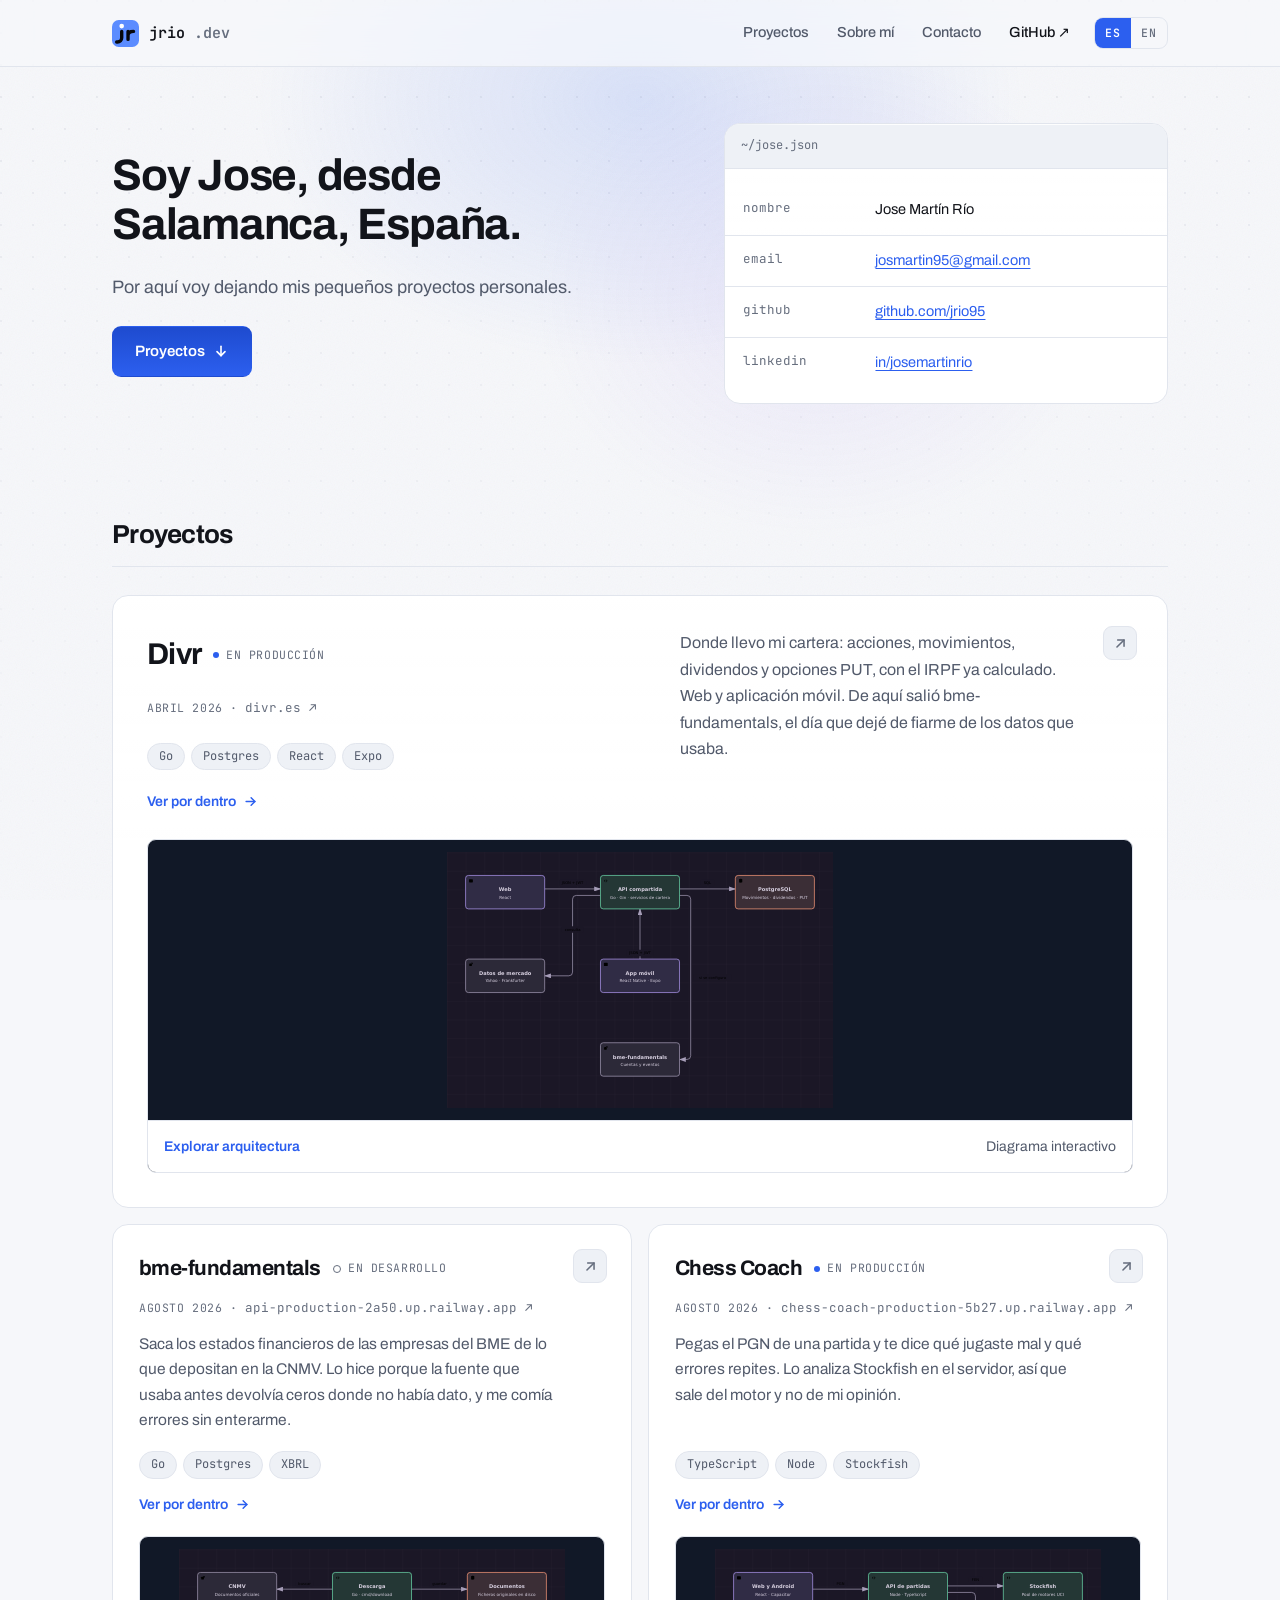
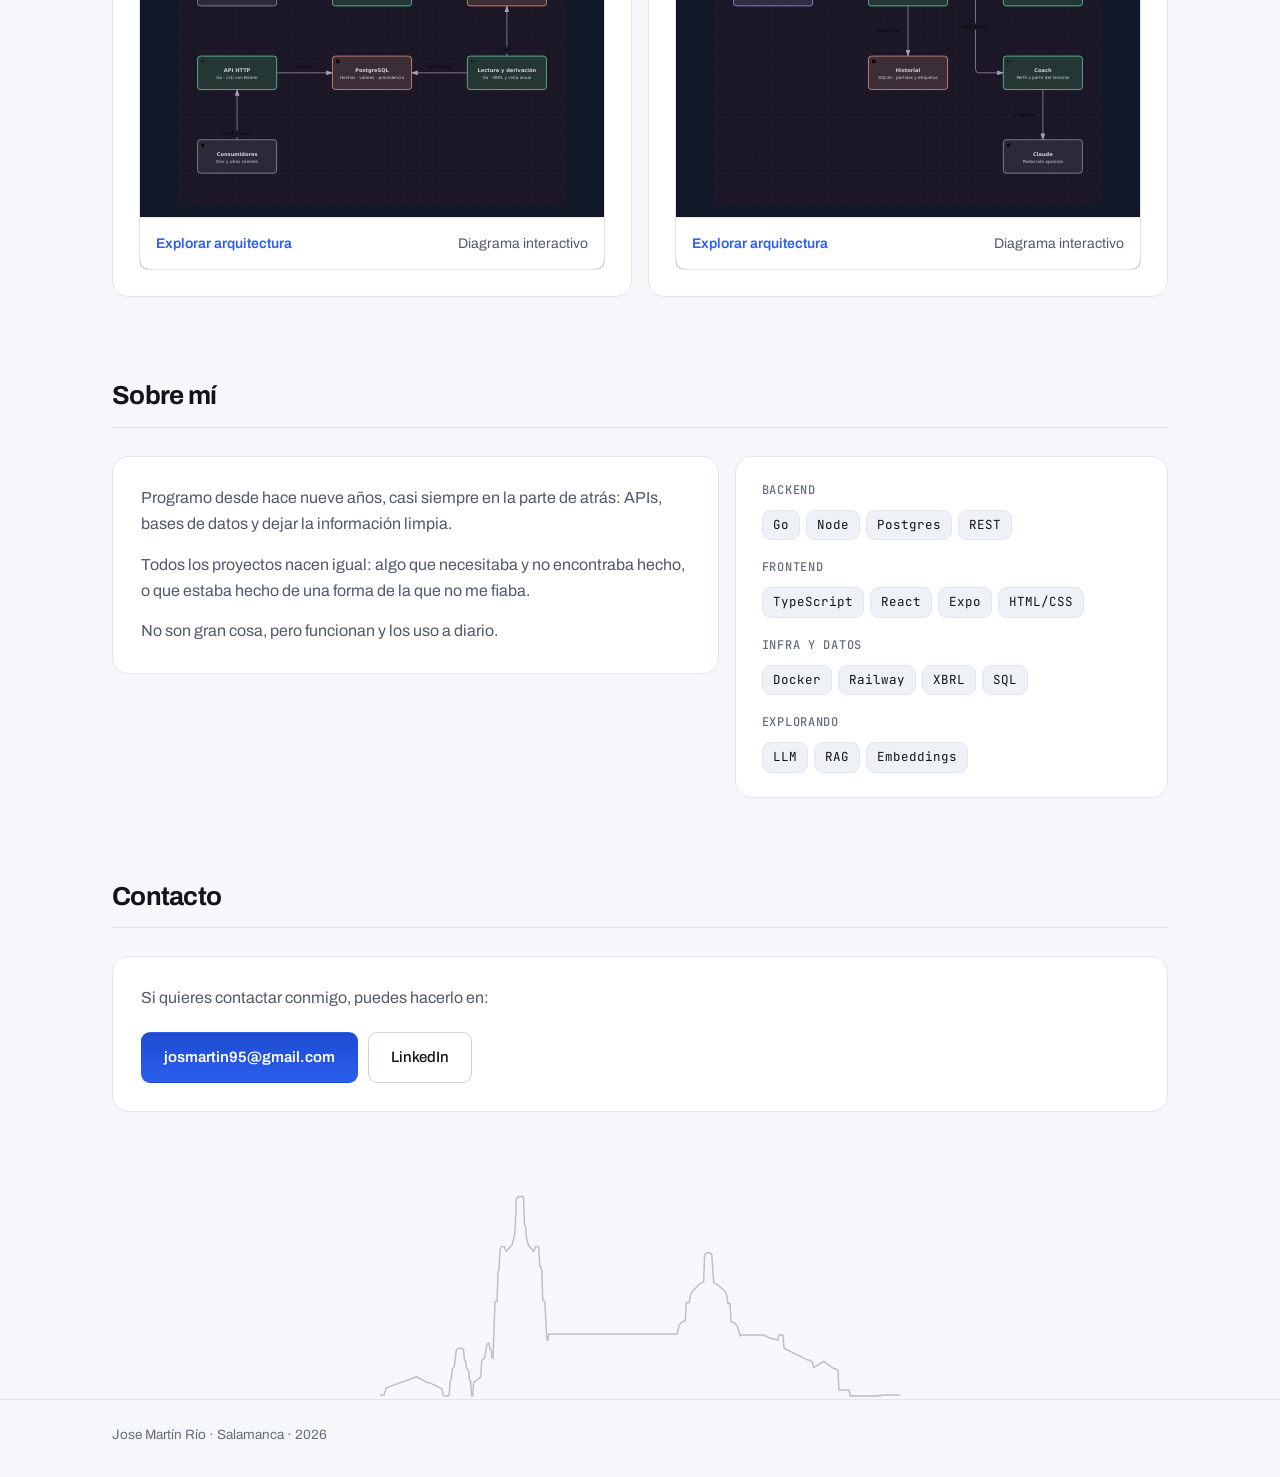
<file: index.html>
<!doctype html>
<html lang="es">
<head>
<meta charset="utf-8">
<meta name="viewport" content="width=device-width, initial-scale=1">
<title>Jose Martín · jrio.dev</title>
<meta name="description" content="Jose Martín Río, software engineer en Salamanca, España. Backend y datos, con proyectos propios sobre bolsa e inteligencia artificial.">
<meta name="color-scheme" content="dark light">
<meta name="theme-color" content="#090a0e" media="(prefers-color-scheme: dark)">
<meta name="theme-color" content="#f6f7fa" media="(prefers-color-scheme: light)">
<link rel="icon" href="assets/logo.svg" type="image/svg+xml">
<link rel="apple-touch-icon" href="assets/logo-180.png">
<link rel="canonical" href="https://jrio.dev/">
<link rel="alternate" hreflang="es" href="https://jrio.dev/">
<link rel="alternate" hreflang="en" href="https://jrio.dev/en/">
<link rel="alternate" hreflang="x-default" href="https://jrio.dev/">
<link rel="preconnect" href="https://fonts.googleapis.com">
<link rel="preconnect" href="https://fonts.gstatic.com" crossorigin>
<link rel="stylesheet" href="https://fonts.googleapis.com/css2?family=Archivo:wght@400..700&family=JetBrains+Mono:wght@400;500&display=swap">
<link rel="stylesheet" href="assets/style.css">
</head>
<body>

<a class="saltar" href="#contenido">Saltar al contenido</a>
<div class="luces" aria-hidden="true">
  <div class="halo"></div>
  <div class="halo halo--2"></div>
</div>

<header class="barra">
  <div class="ancho barra__fila">
    <a class="marca" href="/"><svg class="marca__ficha" width="27" height="27" viewBox="0 0 64 64" aria-hidden="true" focusable="false"><rect width="64" height="64" rx="16" fill="#5b8cff"/><g fill="none" stroke="#07080c" stroke-width="8" stroke-linecap="round" stroke-linejoin="round"><path d="M23 27V42a10 10 0 0 1-10 10h-2"/><path d="M38 46V27m0 10q0-10 13-10"/></g><circle cx="23" cy="14.5" r="5.5" fill="#fff"/></svg>jrio<span>.dev</span></a>
    <nav class="menu" aria-label="Secciones">
      <a href="#proyectos">Proyectos</a>
      <a class="menu--oculto" href="#sobre">Sobre mí</a>
      <a class="menu--movil" href="#contacto">Contacto</a>
      <a class="menu--fuera" href="https://github.com/jrio95" rel="me">GitHub ↗</a>
      <span class="idiomas">
        <span class="idiomas__on" aria-current="true">ES</span>
        <a href="/en/" hreflang="en" lang="en">EN</a>
      </span>
    </nav>
  </div>
</header>

<main id="contenido">

  <section class="portada">
    <div class="ancho portada__reja">
      <div class="portada__texto">
        <h1 class="titular aparece">Soy Jose, desde Salamanca, España.</h1>

        <p class="entradilla aparece">Por aquí voy dejando mis pequeños proyectos personales.</p>

        <div class="acciones aparece">
          <a class="boton boton--lleno" href="#proyectos">
            Proyectos
            <svg width="16" height="16" viewBox="0 0 24 24" fill="none" stroke="currentColor" stroke-width="2.4" stroke-linecap="round" stroke-linejoin="round" aria-hidden="true"><path d="M12 5v14"></path><path d="m6 13 6 6 6-6"></path></svg>
          </a>
        </div>
      </div>

      <div class="ficha relieve aparece">
        <div class="ficha__barra">
          <span class="ficha__ruta">~/jose.json</span>
        </div>
        <dl class="ficha__cuerpo">
          <div class="ficha__fila">
            <dt class="ficha__clave">nombre</dt>
            <dd class="ficha__valor">Jose Martín Río</dd>
          </div>
          <div class="ficha__fila">
            <dt class="ficha__clave">email</dt>
            <dd class="ficha__valor"><a href="mailto:josmartin95@gmail.com">josmartin95@gmail.com</a></dd>
          </div>
          <div class="ficha__fila">
            <dt class="ficha__clave">github</dt>
            <dd class="ficha__valor"><a href="https://github.com/jrio95" rel="me">github.com/jrio95</a></dd>
          </div>
          <div class="ficha__fila">
            <dt class="ficha__clave">linkedin</dt>
            <dd class="ficha__valor"><a href="https://www.linkedin.com/in/josemartinrio" rel="me">in/josemartinrio</a></dd>
          </div>
        </dl>
      </div>
    </div>
  </section>

  <section class="seccion" id="proyectos">
    <div class="ancho">
      <div class="seccion__cabeza entra">
        <h2>Proyectos</h2>
      </div>

      <div class="lista">

        <article class="entrada relieve entra entrada--destacada">
          <a class="entrada__abrir" href="#detalle-divr" aria-label="Ver Divr por dentro"></a>
          <span class="entrada__cabeza">
            <span class="entrada__titulo">Divr</span>
            <span class="marca-estado">En producción</span>
          </span>
          <a class="entrada__flecha" href="https://divr.es" target="_blank" rel="noopener" aria-label="Abrir divr.es"><svg width="17" height="17" viewBox="0 0 24 24" fill="none" stroke="currentColor" stroke-width="2.2" stroke-linecap="round" stroke-linejoin="round" aria-hidden="true"><path d="M7 17 17 7"></path><path d="M8 7h9v9"></path></svg></a>
          <span class="entrada__url"><span class="entrada__fecha">Abril 2026</span>divr.es &#8599;</span>
          <span class="entrada__texto">Donde llevo mi cartera: acciones, movimientos, dividendos y opciones PUT, con el IRPF ya calculado. Web y aplicación móvil. De aquí salió bme-fundamentals, el día que dejé de fiarme de los datos que usaba.</span>
          <span class="entrada__stack"><span>Go</span><span>Postgres</span><span>React</span><span>Expo</span></span>
          <span class="entrada__dentro">Ver por dentro <svg width="15" height="15" viewBox="0 0 24 24" fill="none" stroke="currentColor" stroke-width="2.4" stroke-linecap="round" stroke-linejoin="round" aria-hidden="true"><path d="M5 12h14"></path><path d="m13 6 6 6-6 6"></path></svg></span>
          <a class="mapa" href="/assets/diagrams/divr.html" aria-label="Explorar arquitectura: Divr">
            <img src="/assets/diagrams/divr.svg" alt="" width="840" height="560" loading="lazy" decoding="async">
            <span class="mapa__pie"><span>Explorar arquitectura</span><span class="mapa__tipo">Diagrama interactivo</span></span>
          </a>
        </article>

        <article class="entrada relieve entra">
          <a class="entrada__abrir" href="#detalle-bme" aria-label="Ver bme-fundamentals por dentro"></a>
          <span class="entrada__cabeza">
            <span class="entrada__titulo">bme-fundamentals</span>
            <span class="marca-estado marca-estado--obra">En desarrollo</span>
          </span>
          <a class="entrada__flecha" href="https://api-production-2a50.up.railway.app" target="_blank" rel="noopener" aria-label="Abrir la API"><svg width="17" height="17" viewBox="0 0 24 24" fill="none" stroke="currentColor" stroke-width="2.2" stroke-linecap="round" stroke-linejoin="round" aria-hidden="true"><path d="M7 17 17 7"></path><path d="M8 7h9v9"></path></svg></a>
          <span class="entrada__url"><span class="entrada__fecha">Agosto 2026</span>api-production-2a50.up.railway.app &#8599;</span>
          <span class="entrada__texto">Saca los estados financieros de las empresas del BME de lo que depositan en la CNMV. Lo hice porque la fuente que usaba antes devolvía ceros donde no había dato, y me comía errores sin enterarme.</span>
          <span class="entrada__stack"><span>Go</span><span>Postgres</span><span>XBRL</span></span>
          <span class="entrada__dentro">Ver por dentro <svg width="15" height="15" viewBox="0 0 24 24" fill="none" stroke="currentColor" stroke-width="2.4" stroke-linecap="round" stroke-linejoin="round" aria-hidden="true"><path d="M5 12h14"></path><path d="m13 6 6 6-6 6"></path></svg></span>
          <a class="mapa" href="/assets/diagrams/bme-fundamentals.html" aria-label="Explorar arquitectura: bme-fundamentals">
            <img src="/assets/diagrams/bme-fundamentals.svg" alt="" width="840" height="560" loading="lazy" decoding="async">
            <span class="mapa__pie"><span>Explorar arquitectura</span><span class="mapa__tipo">Diagrama interactivo</span></span>
          </a>
        </article>

        <article class="entrada relieve entra">
          <a class="entrada__abrir" href="#detalle-chess" aria-label="Ver Chess Coach por dentro"></a>
          <span class="entrada__cabeza">
            <span class="entrada__titulo">Chess Coach</span>
            <span class="marca-estado">En producción</span>
          </span>
          <a class="entrada__flecha" href="https://chess-coach-production-5b27.up.railway.app" target="_blank" rel="noopener" aria-label="Abrir la app"><svg width="17" height="17" viewBox="0 0 24 24" fill="none" stroke="currentColor" stroke-width="2.2" stroke-linecap="round" stroke-linejoin="round" aria-hidden="true"><path d="M7 17 17 7"></path><path d="M8 7h9v9"></path></svg></a>
          <span class="entrada__url"><span class="entrada__fecha">Agosto 2026</span>chess-coach-production-5b27.up.railway.app &#8599;</span>
          <span class="entrada__texto">Pegas el PGN de una partida y te dice qué jugaste mal y qué errores repites. Lo analiza Stockfish en el servidor, así que sale del motor y no de mi opinión.</span>
          <span class="entrada__stack"><span>TypeScript</span><span>Node</span><span>Stockfish</span></span>
          <span class="entrada__dentro">Ver por dentro <svg width="15" height="15" viewBox="0 0 24 24" fill="none" stroke="currentColor" stroke-width="2.4" stroke-linecap="round" stroke-linejoin="round" aria-hidden="true"><path d="M5 12h14"></path><path d="m13 6 6 6-6 6"></path></svg></span>
          <a class="mapa" href="/assets/diagrams/chess-coach.html" aria-label="Explorar arquitectura: Chess Coach">
            <img src="/assets/diagrams/chess-coach.svg" alt="" width="840" height="560" loading="lazy" decoding="async">
            <span class="mapa__pie"><span>Explorar arquitectura</span><span class="mapa__tipo">Diagrama interactivo</span></span>
          </a>
        </article>

      </div>
    </div>
  </section>

  <section class="seccion" id="sobre">
    <div class="ancho">
      <div class="seccion__cabeza entra">
        <h2>Sobre mí</h2>
      </div>
      <div class="sobre">
        <div class="prosa relieve entra">
          <p>Programo desde hace nueve años, casi siempre en la parte de atrás: APIs, bases de datos y dejar la información limpia.</p>
          <p>Todos los proyectos nacen igual: algo que necesitaba y no encontraba hecho, o que estaba hecho de una forma de la que no me fiaba.</p>
          <p>No son gran cosa, pero funcionan y los uso a diario.</p>
        </div>
        <aside class="herramientas relieve entra">
          <div class="herramientas__grupo">
            <p class="dato">Backend</p>
            <div class="herramientas__lista"><span>Go</span><span>Node</span><span>Postgres</span><span>REST</span></div>
          </div>
          <div class="herramientas__grupo">
            <p class="dato">Frontend</p>
            <div class="herramientas__lista"><span>TypeScript</span><span>React</span><span>Expo</span><span>HTML/CSS</span></div>
          </div>
          <div class="herramientas__grupo">
            <p class="dato">Infra y datos</p>
            <div class="herramientas__lista"><span>Docker</span><span>Railway</span><span>XBRL</span><span>SQL</span></div>
          </div>
          <div class="herramientas__grupo">
            <p class="dato">Explorando</p>
            <div class="herramientas__lista"><span>LLM</span><span>RAG</span><span>Embeddings</span></div>
          </div>
        </aside>
      </div>
    </div>
  </section>

  <section class="seccion" id="contacto">
    <div class="ancho">
      <div class="seccion__cabeza entra">
        <h2>Contacto</h2>
      </div>
      <div class="contacto relieve entra">
        <p class="contacto__texto">Si quieres contactar conmigo, puedes hacerlo en:</p>
        <div class="acciones">
          <a class="boton boton--lleno" href="mailto:josmartin95@gmail.com">josmartin95@gmail.com</a>
          <a class="boton" href="https://www.linkedin.com/in/josemartinrio" rel="me">LinkedIn</a>
        </div>
      </div>
    </div>
  </section>

</main>


  <!-- ---------- Fichas de proyecto ----------
       Una por proyecto, con lo que cuentan sus repositorios. Se abren con el
       ancla del enlace de la tarjeta y se cierran volviendo a #proyectos: no
       hay JavaScript por medio. -->

  <section class="detalle" id="detalle-divr" aria-labelledby="detalle-divr-titulo">
    <a class="detalle__fuera" href="#proyectos" aria-label="Cerrar la ficha" tabindex="-1"></a>

    <article class="detalle__caja relieve">

      <div class="detalle__barra">
        <span class="detalle__nombre">Divr</span>
        <span class="detalle__acciones">
          <a class="boton boton--lleno boton--chico" href="https://divr.es" target="_blank" rel="noopener">Abrir divr.es <svg width="14" height="14" viewBox="0 0 24 24" fill="none" stroke="currentColor" stroke-width="2.2" stroke-linecap="round" stroke-linejoin="round" aria-hidden="true"><path d="M7 17 17 7"></path><path d="M8 7h9v9"></path></svg></a>
          <a class="detalle__cerrar" href="#proyectos" aria-label="Cerrar la ficha"><svg width="17" height="17" viewBox="0 0 24 24" fill="none" stroke="currentColor" stroke-width="2.3" stroke-linecap="round" aria-hidden="true"><path d="M18 6 6 18"></path><path d="m6 6 12 12"></path></svg></a>
        </span>
      </div>

      <div class="detalle__cuerpo">

        <header class="detalle__cabeza">
          <span class="detalle__meta">
            <span class="marca-estado">En producción</span>
            <span class="dato">Abril 2026</span>
          </span>
          <h2 id="detalle-divr-titulo">Divr</h2>
          <p class="detalle__lema">Cartera para quien invierte en dividendo a largo plazo, en el mercado español, el de Londres y el de Estados Unidos. Posiciones, movimientos, dividendos con su retención, scrip y opciones PUT.</p>
        </header>

        <div class="acciones">
          <a class="boton" href="/assets/diagrams/divr.html">Explorar arquitectura ↗</a>
        </div>

        <section class="bloque">
          <p class="dato">Por qué existe</p>
          <p>Llevaba la cartera en una hoja de cálculo que cada año se rompía por el mismo sitio: los dividendos con retención en origen y las primas de las opciones. Lo que necesitaba no era una aplicación de bolsa, era que en la declaración el número estuviera bien sin rehacerlo a mano.</p>
          <p>De ahí sale la regla de la que cuelga todo lo demás: cada importe se pasa a euros al cambio de su propia fecha, porque la declaración necesita el cambio del día en que el dinero se movió de verdad.</p>
        </section>

        <section class="bloque">
          <p class="dato">Con qué está hecho</p>
          <div class="capas">
            <div class="capa">
              <p class="dato">Web</p>
              <span class="entrada__stack"><span>React 19</span><span>Vite</span><span>TanStack Query</span><span>Tailwind</span></span>
            </div>
            <div class="capa">
              <p class="dato">Móvil</p>
              <span class="entrada__stack"><span>React Native</span><span>Expo</span></span>
            </div>
            <div class="capa">
              <p class="dato">Servidor</p>
              <span class="entrada__stack"><span>Go 1.25</span><span>Gin</span><span>pgx</span><span>PostgreSQL 16</span></span>
            </div>
            <div class="capa">
              <p class="dato">Fuera</p>
              <span class="entrada__stack"><span>bme-fundamentals</span><span>Yahoo</span><span>BCE</span><span>Claude</span></span>
            </div>
          </div>
        </section>

        <section class="bloque">
          <p class="dato">Cómo funciona por dentro</p>
          <p class="bloque__pie">Tres clientes, una sola API y una base. Cada capa mira hacia abajo y ninguna vuelve hacia arriba.</p>

          <div class="diagrama">

            <div class="d-fila">
              <div class="d-nodo">
                <span class="dato">Cliente</span>
                <strong>Web</strong>
                <span class="d-nodo__nota">Donde meto los movimientos y miro el año fiscal</span>
                <span class="d-nodo__tec">React · Vercel</span>
              </div>
              <div class="d-nodo">
                <span class="dato">Cliente</span>
                <strong>Aplicación móvil</strong>
                <span class="d-nodo__nota">La misma cartera en el bolsillo. Comparte con la web los tipos, los formateadores y las ayudas de cambio</span>
                <span class="d-nodo__tec">Expo</span>
              </div>
            </div>

            <div class="d-paso" aria-hidden="true"><i></i></div>

            <div class="d-fila">
              <div class="d-nodo">
                <span class="dato">Entrada</span>
                <strong>Capa HTTP</strong>
                <span class="d-nodo__nota">Rutas, códigos de estado, identificación y orígenes permitidos. Aquí no se calcula dinero</span>
                <span class="d-nodo__tec">Go · Gin</span>
              </div>
            </div>

            <div class="d-paso" aria-hidden="true"><i></i></div>

            <div class="d-fila">
              <div class="d-nodo d-nodo--fuerte">
                <span class="dato">Servicio</span>
                <strong>La única capa que calcula</strong>
                <span class="d-nodo__nota">Todo el dinero y todo el cambio de divisa viven aquí. Es lo que evita que la web y el móvil lleguen a dos resultados distintos del mismo año fiscal</span>
              </div>
            </div>

            <div class="d-paso" aria-hidden="true"><i></i></div>

            <div class="d-fila d-fila--tres">
              <div class="d-nodo">
                <span class="dato">Dominio</span>
                <strong>Reglas puras</strong>
                <span class="d-nodo__nota">Coste medio, resultado de una opción. Sin base de datos y sin red, así que se prueban solas</span>
              </div>
              <div class="d-nodo">
                <span class="dato">Repositorio</span>
                <strong>Sólo SQL</strong>
                <span class="d-nodo__nota">Y siempre con el dueño delante: no existe un buscar por identificador sin comprobar de quién es</span>
              </div>
              <div class="d-nodo">
                <span class="dato">Adaptadores</span>
                <strong>Lo de fuera, detrás de una interfaz</strong>
                <span class="d-nodo__nota">Cada servicio externo se puede cambiar, o falsear en un test, sin tocar una regla de negocio</span>
              </div>
            </div>

            <div class="d-paso" aria-hidden="true"><i></i></div>

            <div class="d-fila d-fila--tres">
              <div class="d-nodo d-nodo--final">
                <span class="dato">Almacén</span>
                <strong>PostgreSQL</strong>
                <span class="d-nodo__nota">Migraciones numeradas que se aplican solas al arrancar y no se editan después</span>
              </div>
              <div class="d-nodo">
                <span class="dato">Fuente propia</span>
                <strong>bme-fundamentals</strong>
                <span class="d-nodo__nota">Las cuentas de los emisores españoles y su calendario de dividendos, con caché. El otro proyecto, que nació justo de aquí</span>
              </div>
              <div class="d-nodo">
                <span class="dato">Fuentes ajenas</span>
                <strong>Cotización y tipo de cambio</strong>
                <span class="d-nodo__nota">Los datos de valoración y el cambio diario del Banco Central Europeo, capturado con la fecha de la operación</span>
              </div>
            </div>

          </div>
        </section>

        <section class="bloque">
          <p class="dato">Decisiones que cambiaron algo</p>
          <ul class="puntos">
            <li><strong>Precio medio de compra, no FIFO.</strong> Es lo que aplica el IRPF español a las acciones cotizadas, así que FIFO no es una opción que falte: es una que no debe existir. Comprar recalcula la media, vender no la toca, y recalcularla al vender es la forma clásica de equivocarse aquí.</li>
            <li><strong>El cambio se guarda como lo publica el banco central, y pasar a euros es dividir.</strong> Multiplicar da un número creíble y mal. El tipo se captura con la fecha de la operación y se congela en la fila: lo viejo no se vuelve a convertir nunca.</li>
            <li><strong>La retención depende del mercado, no de la divisa.</strong> Un banco español ingresa un dividendo estadounidense en una cuenta en euros, así que la moneda en la que llega el dinero no dice nada de lo que ya se retuvo.</li>
            <li><strong>El dividendo se guarda en bruto.</strong> El neto depende de quién cobra. Lo que llega del banco es el neto, así que el importe se reconstruye y se deja corregir a mano antes de guardarlo.</li>
            <li><strong>En las opciones, el contrato son cien acciones y ese cien aparece una sola vez en todo el servidor.</strong> Si aparece dos veces, una de las dos es un fallo.</li>
            <li><strong>Todo lo de alguien se lee y se escribe con su dueño delante.</strong> En una cartera, un fallo de aislamiento no es un fallo de privacidad: es la declaración de otro.</li>
            <li><strong>Cada integración es opcional y lo dice.</strong> Sin sus claves, la sección se declara sin configurar en vez de enseñar una página vacía, que es el mismo engaño que originó bme-fundamentals con otra ropa.</li>
          </ul>
        </section>

        <section class="bloque bloque--cierre relieve">
          <p class="dato">Verlo funcionando</p>
          <p>El repositorio es privado. La web está abierta en divr.es y la aplicación de Android sale del mismo sitio.</p>
          <div class="acciones">
            <a class="boton boton--lleno" href="https://divr.es" target="_blank" rel="noopener">Abrir divr.es <svg width="16" height="16" viewBox="0 0 24 24" fill="none" stroke="currentColor" stroke-width="2.2" stroke-linecap="round" stroke-linejoin="round" aria-hidden="true"><path d="M7 17 17 7"></path><path d="M8 7h9v9"></path></svg></a>
            <a class="boton" href="#proyectos">Volver a los proyectos</a>
          </div>
        </section>

      </div>
    </article>
  </section>

  <section class="detalle" id="detalle-bme" aria-labelledby="detalle-bme-titulo">
    <a class="detalle__fuera" href="#proyectos" aria-label="Cerrar la ficha" tabindex="-1"></a>

    <article class="detalle__caja relieve">

      <div class="detalle__barra">
        <span class="detalle__nombre">bme-fundamentals</span>
        <span class="detalle__acciones">
          <a class="boton boton--lleno boton--chico" href="https://api-production-2a50.up.railway.app" target="_blank" rel="noopener">Abrir la API <svg width="14" height="14" viewBox="0 0 24 24" fill="none" stroke="currentColor" stroke-width="2.2" stroke-linecap="round" stroke-linejoin="round" aria-hidden="true"><path d="M7 17 17 7"></path><path d="M8 7h9v9"></path></svg></a>
          <a class="detalle__cerrar" href="#proyectos" aria-label="Cerrar la ficha"><svg width="17" height="17" viewBox="0 0 24 24" fill="none" stroke="currentColor" stroke-width="2.3" stroke-linecap="round" aria-hidden="true"><path d="M18 6 6 18"></path><path d="m6 6 12 12"></path></svg></a>
        </span>
      </div>

      <div class="detalle__cuerpo">

        <header class="detalle__cabeza">
          <span class="detalle__meta">
            <span class="marca-estado marca-estado--obra">En desarrollo</span>
            <span class="dato">Agosto 2026</span>
          </span>
          <h2 id="detalle-bme-titulo">bme-fundamentals</h2>
          <p class="detalle__lema">Los estados financieros de los emisores del BME, sacados de los registros oficiales en XBRL de la CNMV y no de un agregador.</p>
        </header>

        <div class="acciones">
          <a class="boton" href="/assets/diagrams/bme-fundamentals.html">Explorar arquitectura ↗</a>
        </div>

        <section class="bloque">
          <p class="dato">La regla que lo gobierna todo</p>
          <p class="cita">Una cifra no puede existir sin decir de dónde sale. O apunta al hecho del que salió, o declara la fórmula que la produjo, o dice por qué está vacía. No hay un cuarto caso, y un hueco nunca es un cero.</p>
        </section>

        <section class="bloque">
          <p class="dato">Por qué existe</p>
          <p>La fuente que usaba mi cartera servía beneficio bruto y resultado de explotación como cero cuando en realidad no había dato. El problema nunca fue no tener datos: fue que los datos malos parecían buenos. Un ratio calculado sobre un cero inventado sale con la misma pinta que uno bueno.</p>
          <p>Lo que se gana yendo al origen son diez ejercicios completos en vez de los cuatro del agregador, con beneficio por acción, flujo de explotación, inversión y dividendos pagados etiquetados de forma nativa por el propio emisor.</p>
        </section>

        <section class="bloque">
          <p class="dato">Con qué está hecho</p>
          <div class="capas">
            <div class="capa">
              <p class="dato">Ingesta</p>
              <span class="entrada__stack"><span>Go</span><span>XBRL 2.1</span><span>Lector de PDF propio</span></span>
            </div>
            <div class="capa">
              <p class="dato">Almacén</p>
              <span class="entrada__stack"><span>PostgreSQL</span><span>Migraciones</span></span>
            </div>
            <div class="capa">
              <p class="dato">Contraste</p>
              <span class="entrada__stack"><span>ESEF</span><span>xBRL-JSON</span><span>LEI</span></span>
            </div>
            <div class="capa">
              <p class="dato">Servicio</p>
              <span class="entrada__stack"><span>API REST</span><span>Railway</span><span>Docker distroless</span></span>
            </div>
          </div>
        </section>

        <section class="bloque">
          <p class="dato">Cómo funciona por dentro</p>
          <p class="bloque__pie">Dos capas, y la de abajo es la que manda: lo que dice el documento no se toca nunca, y todo lo demás se recalcula desde ahí.</p>

          <div class="diagrama">

            <div class="d-fila">
              <div class="d-nodo">
                <span class="dato">Origen</span>
                <strong>La CNMV</strong>
                <span class="d-nodo__nota">No hay una dirección por fichero: hay que conducir su formulario con cinco peticiones por emisor para que suelte un archivo con todo su histórico</span>
              </div>
            </div>

            <div class="d-paso" aria-hidden="true"><i></i></div>

            <div class="d-fila">
              <div class="d-nodo">
                <span class="dato">Descarga</span>
                <strong>El documento, tal cual llegó</strong>
                <span class="d-nodo__nota">Se guarda comprimido con el resumen de su contenido. Ese resumen es la idempotencia: lo ya visto no se vuelve a escribir. Va despacio a propósito, sin concurrencia</span>
                <span class="d-nodo__tec">Go</span>
              </div>
            </div>

            <div class="d-paso" aria-hidden="true"><i></i></div>

            <div class="d-fila">
              <div class="d-nodo d-nodo--fuerte">
                <span class="dato">Capa de abajo</span>
                <strong>Hechos</strong>
                <span class="d-nodo__nota">Lo que dice el XBRL sin traducir, inmutable. Aquí no se corrige nada nunca</span>
              </div>
            </div>

            <div class="d-paso" aria-hidden="true"><i></i></div>

            <div class="d-fila">
              <div class="d-nodo d-nodo--fuerte">
                <span class="dato">Capa de arriba</span>
                <strong>Vista anual derivada</strong>
                <span class="d-nodo__nota">La fila de cada ejercicio, calculada desde los hechos con los mapas de conceptos. Hay tres taxonomías (general, banca y seguros) que reutilizan los mismos códigos con significados distintos, así que el mapa va a estar mal varias veces y corregirlo tiene que ser recalcular en segundos</span>
              </div>
            </div>

            <div class="d-paso" aria-hidden="true"><i></i></div>

            <div class="d-fila">
              <div class="d-nodo">
                <span class="dato">Control</span>
                <strong>Contraste contra ESEF</strong>
                <span class="d-nodo__nota">El informe europeo del mismo emisor, unido por su identificador de entidad. Es el único control independiente del mapa de conceptos, y de ahí no sale ni un valor servido</span>
              </div>
              <div class="d-nodo">
                <span class="dato">Fuente aparte</span>
                <strong>Dividendos con fecha</strong>
                <span class="d-nodo__nota">Las cuentas anuales dicen cuánto se pagó, no cuándo. El cuándo son actos societarios que el emisor comunica en PDF, y eso se recorre solo cada día</span>
              </div>
            </div>

            <div class="d-paso" aria-hidden="true"><i></i></div>

            <div class="d-fila">
              <div class="d-nodo d-nodo--final">
                <span class="dato">Salida</span>
                <strong>API REST</strong>
                <span class="d-nodo__nota">Cuentas anuales, calendario de dividendos y previsiones, cada cifra con su procedencia o con el motivo de estar vacía. Es lo que consume Divr</span>
              </div>
            </div>

          </div>
        </section>

        <section class="bloque">
          <p class="dato">Decisiones que cambiaron algo</p>
          <ul class="puntos">
            <li><strong>Dos capas separadas.</strong> Los hechos son inmutables y pesan; la vista se recalcula. Corregir un mapeo es volver a derivar en segundos y no volver a descargar ochenta megas por emisor, y deja la parte frágil como una función pura que se prueba sin red.</li>
            <li><strong>La base de datos rechaza los datos sin procedencia.</strong> No es una convención que se respeta por buena voluntad: hay restricciones que impiden escribir un cero sin origen, un valor sin documento y un hueco sin motivo.</li>
            <li><strong>El contraste existe porque un mapa mal hecho no da un error, da una cifra plausible.</strong> El resultado de banca apuntó una temporada al que incluye minoritarios en vez de al atribuido a la dominante, y sobrevivió a la investigación, al código y a un test en verde. En el informe europeo son dos conceptos distintos y se canta el primer día.</li>
            <li><strong>Una discrepancia se registra, no se resuelve.</strong> Se marca el campo y se sigue sirviendo el dato oficial. La marca dice algo sobre nuestro mapa, no sobre el emisor.</li>
            <li><strong>Una estimación no es un evento, y eso lo impone el esquema.</strong> Un evento no puede existir sin su anuncio, y la tabla de previsiones no tiene columna donde guardar uno. Confundir una fecha proyectada con una anunciada no es un descuido posible: es algo que no se puede escribir.</li>
            <li><strong>Un calendario vacío y un recolector caído son la misma respuesta.</strong> Por eso la respuesta lleva hasta cuándo se ha recorrido el registro y cuántas comunicaciones se leyeron: con doce leídas y ningún dividendo, el silencio es del emisor; con cero, el silencio es nuestro.</li>
            <li><strong>Las unidades no se infieren jamás y el orden de las fechas lo vigila la base.</strong> Una escala mal leída multiplica por mil sin romper un test, y dos fechas del ciclo de pago intercambiadas al leer un PDF es el fallo más fácil de cometer y el más difícil de ver.</li>
          </ul>
        </section>

        <section class="bloque">
          <p class="dato">Dónde está</p>
          <p>El recorrido está completo de punta a punta: descarga, lectura, derivación, persistencia, contraste y API. Lo que falta no es código, es la primera carga de verdad y que alguien abra el informe publicado de un emisor de cada taxonomía y reconozca las cifras. Un mapa de conceptos mal escrito no produce un error, produce un dato creíble, y eso no lo cierra ningún test.</p>
        </section>

        <section class="bloque bloque--cierre relieve">
          <p class="dato">Verlo funcionando</p>
          <p>El repositorio es privado. El servicio está levantado y su portada trae un probador: pegas una clave, eliges una ruta y la petición sale desde tu propio navegador. Las claves se emiten a mano, porque redistribuir estos registros a terceros es una pregunta que todavía no está resuelta y un alta automática la estaría respondiendo por la vía de los hechos.</p>
          <div class="acciones">
            <a class="boton boton--lleno" href="https://api-production-2a50.up.railway.app" target="_blank" rel="noopener">Abrir la API <svg width="16" height="16" viewBox="0 0 24 24" fill="none" stroke="currentColor" stroke-width="2.2" stroke-linecap="round" stroke-linejoin="round" aria-hidden="true"><path d="M7 17 17 7"></path><path d="M8 7h9v9"></path></svg></a>
            <a class="boton" href="#proyectos">Volver a los proyectos</a>
          </div>
        </section>

      </div>
    </article>
  </section>

  <section class="detalle" id="detalle-chess" aria-labelledby="detalle-chess-titulo">
    <a class="detalle__fuera" href="#proyectos" aria-label="Cerrar la ficha" tabindex="-1"></a>

    <article class="detalle__caja relieve">

      <div class="detalle__barra">
        <span class="detalle__nombre">Chess Coach</span>
        <span class="detalle__acciones">
          <a class="boton boton--lleno boton--chico" href="https://chess-coach-production-5b27.up.railway.app" target="_blank" rel="noopener">Abrir la app <svg width="14" height="14" viewBox="0 0 24 24" fill="none" stroke="currentColor" stroke-width="2.2" stroke-linecap="round" stroke-linejoin="round" aria-hidden="true"><path d="M7 17 17 7"></path><path d="M8 7h9v9"></path></svg></a>
          <a class="detalle__cerrar" href="#proyectos" aria-label="Cerrar la ficha"><svg width="17" height="17" viewBox="0 0 24 24" fill="none" stroke="currentColor" stroke-width="2.3" stroke-linecap="round" aria-hidden="true"><path d="M18 6 6 18"></path><path d="m6 6 12 12"></path></svg></a>
        </span>
      </div>

      <div class="detalle__cuerpo">

        <header class="detalle__cabeza">
          <span class="detalle__meta">
            <span class="marca-estado">En producción</span>
            <span class="dato">Agosto 2026</span>
          </span>
          <h2 id="detalle-chess-titulo">Chess Coach</h2>
          <p class="detalle__lema">Pegas el PGN de una partida y te dice qué jugaste mal, qué era mejor, en qué fase pierdes más y qué errores repites de una partida a otra.</p>
        </header>

        <div class="acciones">
          <a class="boton" href="/assets/diagrams/chess-coach.html">Explorar arquitectura ↗</a>
        </div>

        <section class="bloque">
          <p class="dato">Por qué existe</p>
          <p>Los análisis de las webs de ajedrez te dicen que una jugada fue mala, pero no que llevas veinte partidas haciendo la misma cosa. Eso es lo que quería ver, así que el histórico entero se guarda y los fallos se agrupan por tipo.</p>
          <p>Lo que se afirma tiene que estar comprobado, en los dos sentidos. Un punto débil no se declara con tres partidas de muestra: por debajo del mínimo el hallazgo ni se calcula. Y lo que haces bien sólo se reconoce con mérito medible, como encontrar la jugada del motor justo después de un fallo del rival.</p>
        </section>

        <section class="bloque">
          <p class="dato">Con qué está hecho</p>
          <div class="capas">
            <div class="capa">
              <p class="dato">Servidor</p>
              <span class="entrada__stack"><span>TypeScript</span><span>Node 20</span><span>SQLite</span></span>
            </div>
            <div class="capa">
              <p class="dato">Motor</p>
              <span class="entrada__stack"><span>Stockfish</span><span>UCI</span><span>Libro ECO</span></span>
            </div>
            <div class="capa">
              <p class="dato">Clientes</p>
              <span class="entrada__stack"><span>React</span><span>Vite</span><span>Capacitor</span></span>
            </div>
            <div class="capa">
              <p class="dato">Entrega</p>
              <span class="entrada__stack"><span>Railway</span><span>Docker</span><span>APK en CI</span></span>
            </div>
          </div>
        </section>

        <section class="bloque">
          <p class="dato">Cómo funciona por dentro</p>
          <p class="bloque__pie">De la partida pegada al informe. Cada caja es un paso real del recorrido.</p>

          <div class="diagrama">

            <div class="d-fila">
              <div class="d-nodo">
                <span class="dato">Entrada</span>
                <strong>Un PGN pegado</strong>
                <span class="d-nodo__nota">O un enlace compartido desde el móvil, que se resuelve contra el servidor</span>
              </div>
              <div class="d-nodo">
                <span class="dato">Entrada</span>
                <strong>Tus partidas de Chess.com</strong>
                <span class="d-nodo__nota">Hasta cincuenta, buscando en los últimos seis meses de archivos</span>
              </div>
            </div>

            <div class="d-paso" aria-hidden="true"><i></i></div>

            <div class="d-fila">
              <div class="d-nodo">
                <span class="dato">API</span>
                <strong>Servidor Node</strong>
                <span class="d-nodo__nota">Sesión con testigo aleatorio, contraseñas con scrypt y el PGN convertido en las posiciones de la partida</span>
                <span class="d-nodo__tec">TypeScript</span>
              </div>
            </div>

            <div class="d-paso" aria-hidden="true"><i></i></div>

            <div class="d-fila">
              <div class="d-nodo d-nodo--fuerte">
                <span class="dato">Motor</span>
                <strong>Varios Stockfish en paralelo</strong>
                <span class="d-nodo__nota">Procesos aparte hablando UCI, a profundidad 14, 17 o 20 según el nivel. Cada posición de la partida se evalúa una sola vez</span>
                <span class="d-nodo__tec">UCI</span>
              </div>
            </div>

            <div class="d-paso" aria-hidden="true"><i></i></div>

            <div class="d-fila d-fila--tres">
              <div class="d-nodo">
                <span class="dato">Clasificación</span>
                <strong>Cuánto costó la jugada</strong>
                <span class="d-nodo__nota">De la pérdida en centipeones a la caída de probabilidad de victoria, y de ahí a la etiqueta</span>
              </div>
              <div class="d-nodo">
                <span class="dato">Apertura</span>
                <strong>Libro ECO</strong>
                <span class="d-nodo__nota">3.810 entradas de lichess, para decir en qué jugada te saliste de teoría</span>
              </div>
              <div class="d-nodo">
                <span class="dato">Motivos</span>
                <strong>Patrones y hábitos</strong>
                <span class="d-nodo__nota">Pieza colgada, defensa abandonada, mate perdido, rey sin enrocar, dama temprana</span>
              </div>
            </div>

            <div class="d-paso" aria-hidden="true"><i></i></div>

            <div class="d-fila">
              <div class="d-nodo">
                <span class="dato">Almacén</span>
                <strong>SQLite en un volumen</strong>
                <span class="d-nodo__nota">Partidas, informes completos y los agregados de etiquetas y fases. El perfil se calcula releyendo los informes, que es donde está el detalle jugada a jugada</span>
              </div>
            </div>

            <div class="d-paso" aria-hidden="true"><i></i></div>

            <div class="d-fila d-fila--tres">
              <div class="d-nodo d-nodo--final">
                <span class="dato">Salida</span>
                <strong>Repaso guiado y perfil</strong>
                <span class="d-nodo__nota">Una pantalla por idea, y el perfil sobre tus últimas doscientas partidas</span>
              </div>
              <div class="d-nodo">
                <span class="dato">Opcional</span>
                <strong>El botón ¿Por qué?</strong>
                <span class="d-nodo__nota">Un modelo traduce a motivo lo que el motor ya dijo, con los hechos de la posición delante y prohibido contradecirlo</span>
                <span class="d-nodo__tec">Claude</span>
              </div>
              <div class="d-nodo d-nodo--futuro">
                <span class="dato">Lo siguiente</span>
                <strong>RAG sobre literatura</strong>
                <span class="d-nodo__nota">Hoy el porqué razona sobre los datos del motor y no cita teoría de aperturas ni planes de un libro. Ahí es donde encaja</span>
                <span class="d-nodo__tec">Pendiente</span>
              </div>
            </div>

          </div>
          <p class="bloque__nota">La caja de trazo discontinuo no está hecha. Aparece porque es lo siguiente, no porque ya funcione.</p>
        </section>

        <section class="bloque">
          <p class="dato">Decisiones que cambiaron algo</p>
          <ul class="puntos">
            <li><strong>Cada posición se evalúa una sola vez.</strong> La pérdida de una jugada es la diferencia entre la evaluación de antes y la de después, puestas las dos del lado de quien movió. Sale lo mismo que probar cada alternativa por separado y cuesta una fracción.</li>
            <li><strong>Si juegas la jugada del motor, la pérdida es cero por definición.</strong> Las dos posiciones se buscan por separado y el efecto horizonte puede hundir la evaluación aunque la jugada sea la mejor. Sin esa regla, un sacrificio correcto se castiga como un error.</li>
            <li><strong>Se clasifica por caída de probabilidad de victoria.</strong> Perder doscientos centipeones cuando vas ganando de sobra no cambia nada; perderlos en una posición igualada decide la partida. En centipeones esas dos jugadas son la misma.</li>
            <li><strong>El modelo traduce, no analiza.</strong> Sólo recibe hechos comprobables de la posición y tiene prohibido inventar variantes o llevarle la contraria al motor. Sin clave la aplicación funciona igual y esos botones ni aparecen.</li>
            <li><strong>La cuenta es tu usuario de Chess.com.</strong> Un nombre de cuenta aparte sería un dato más que mantener y que puede discrepar justo del que importa: de quién se traen las partidas y desde qué lado se leen.</li>
          </ul>
        </section>

        <section class="bloque bloque--cierre relieve">
          <p class="dato">Verlo funcionando</p>
          <p>El código está en un repositorio privado, pero la aplicación está en abierto. Pide registrarse con tu usuario de Chess.com, que es lo que le dice de quién son las partidas.</p>
          <div class="acciones">
            <a class="boton boton--lleno" href="https://chess-coach-production-5b27.up.railway.app" target="_blank" rel="noopener">Abrir la app <svg width="16" height="16" viewBox="0 0 24 24" fill="none" stroke="currentColor" stroke-width="2.2" stroke-linecap="round" stroke-linejoin="round" aria-hidden="true"><path d="M7 17 17 7"></path><path d="M8 7h9v9"></path></svg></a>
            <a class="boton" href="#proyectos">Volver a los proyectos</a>
          </div>
        </section>

      </div>
    </article>
  </section>

<div class="ancho horizonte" aria-hidden="true">
  <svg viewBox="0 0 1200 475" focusable="false">
    <path d="M0.0,463.9 L9.4,463.9 L14.1,447.5 L84.5,421.7 L110.4,435.7 L115.1,435.7 L143.2,449.8 L145.6,463.9 L147.9,466.3 L157.3,466.3 L159.7,463.9 L162.0,431.0 L164.4,428.7 L166.7,405.2 L171.4,398.2 L176.1,360.6 L180.8,355.9 L187.9,355.9 L192.6,358.3 L194.9,384.1 L197.3,384.1 L199.6,400.5 L204.3,407.6 L206.7,431.0 L209.0,431.0 L211.4,466.3 L213.7,466.3 L216.0,435.7 L232.5,421.7 L234.8,384.1 L241.9,377.0 L246.6,346.5 L251.3,344.2 L253.6,358.3 L256.0,358.3 L258.3,377.0 L260.7,379.4 L265.4,247.9 L270.1,247.9 L272.4,179.8 L274.8,172.7 L277.1,125.8 L281.8,121.1 L286.5,121.1 L291.2,132.8 L305.3,116.4 L310.0,97.6 L312.3,74.1 L314.7,10.7 L319.4,6.0 L328.8,6.0 L331.1,8.3 L333.5,71.8 L335.8,74.1 L338.2,102.3 L342.9,118.7 L354.6,132.8 L359.3,121.1 L364.0,121.1 L366.3,123.4 L368.7,168.0 L371.0,168.0 L373.4,177.4 L375.7,245.5 L380.4,247.9 L385.1,337.1 L387.5,337.1 L389.8,323.0 L685.7,323.0 L690.4,301.9 L697.5,294.8 L704.5,292.5 L706.8,250.2 L713.9,250.2 L716.2,233.8 L720.9,224.4 L739.7,205.6 L746.8,203.3 L749.1,139.9 L756.2,135.2 L760.9,135.2 L765.6,139.9 L770.3,205.6 L777.3,208.0 L798.4,226.7 L803.1,252.6 L807.8,252.6 L810.2,294.8 L817.2,297.2 L824.3,304.2 L831.3,327.7 L833.7,325.4 L885.3,325.4 L899.4,332.4 L918.2,337.1 L920.5,325.4 L929.9,325.4 L932.3,355.9 L984.0,381.7 L993.3,384.1 L998.0,388.8 L1000.4,400.5 L1023.9,386.4 L1047.4,402.9 L1054.4,405.2 L1056.8,407.6 L1059.1,452.2 L1082.6,452.2 L1084.9,466.3 L1146.0,466.3 L1148.3,463.9 L1150.7,466.3 L1155.4,466.3 L1157.7,463.9 L1200.0,463.9"></path>
  </svg>
</div>

<footer class="pie">
  <div class="ancho pie__fila">
    <p class="pie__firma">Jose Martín Río · Salamanca · 2026</p>
  </div>
</footer>

</body>
</html>
</file>
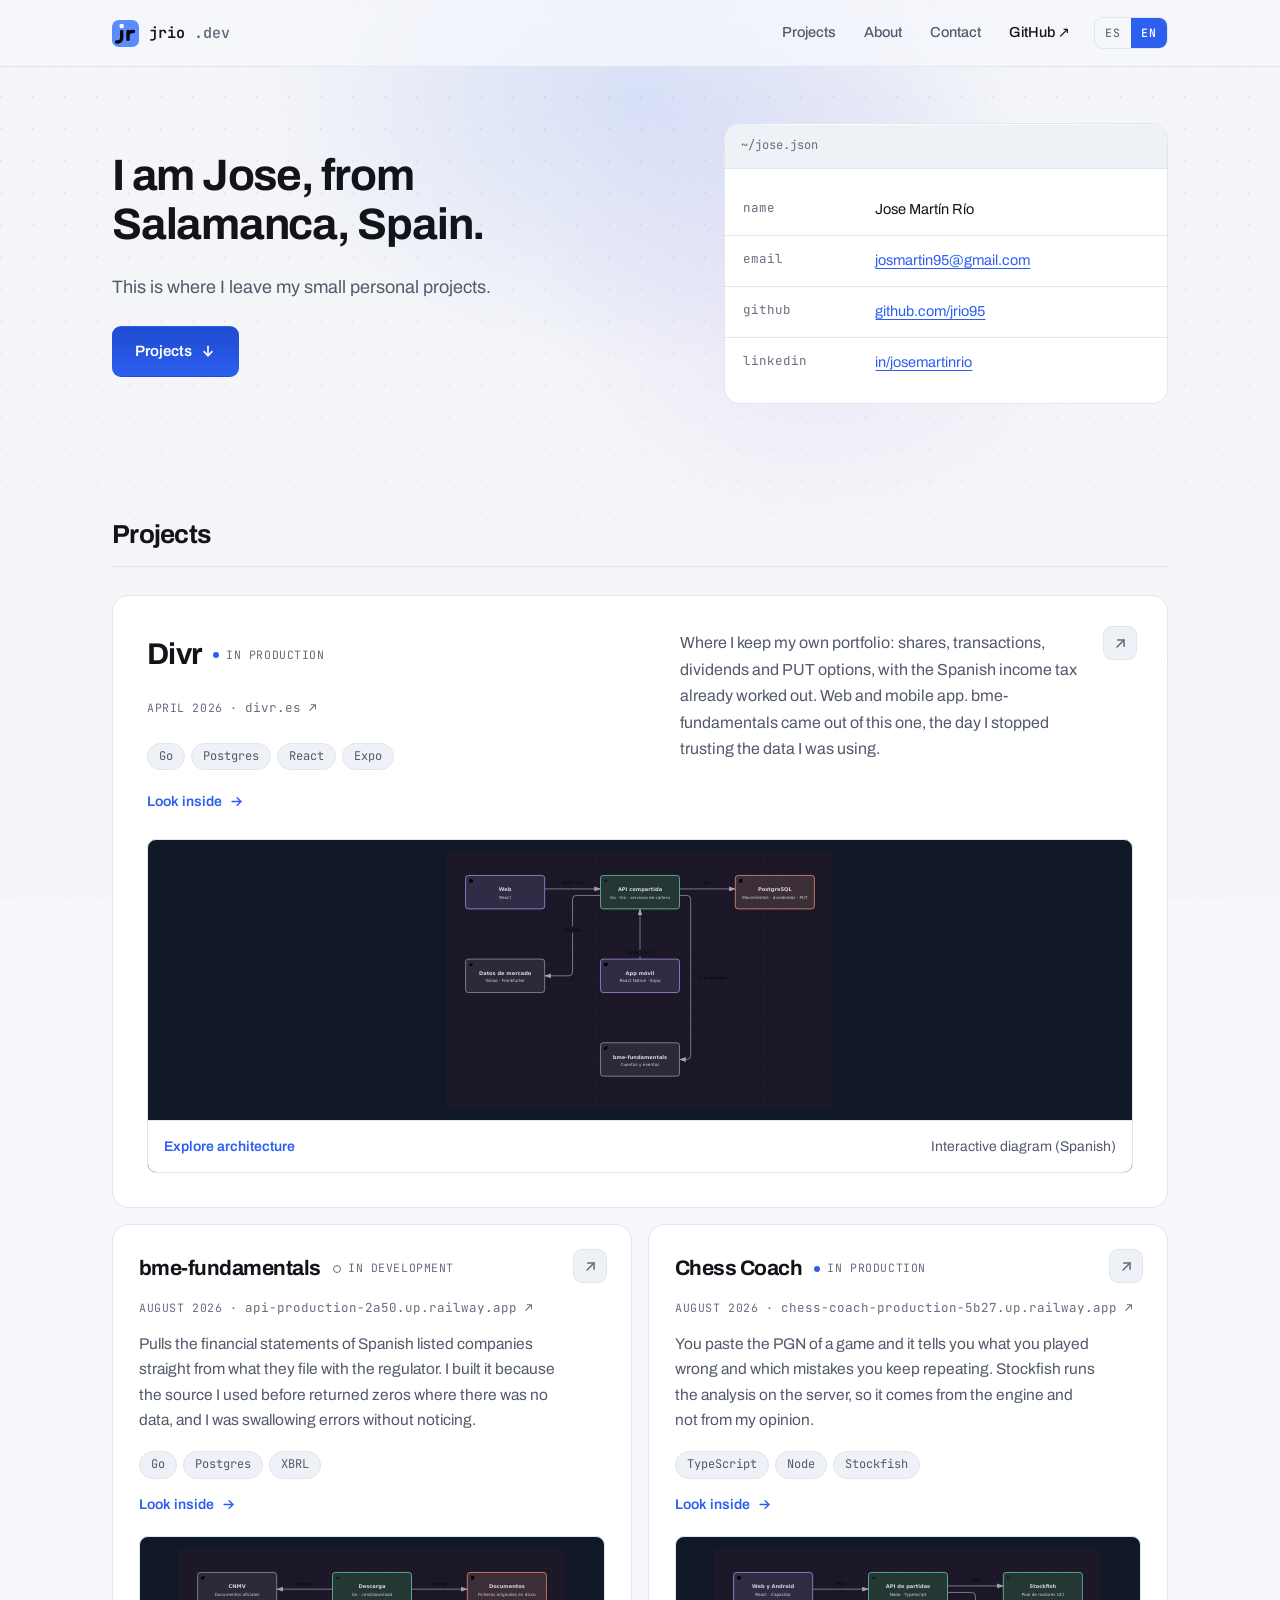
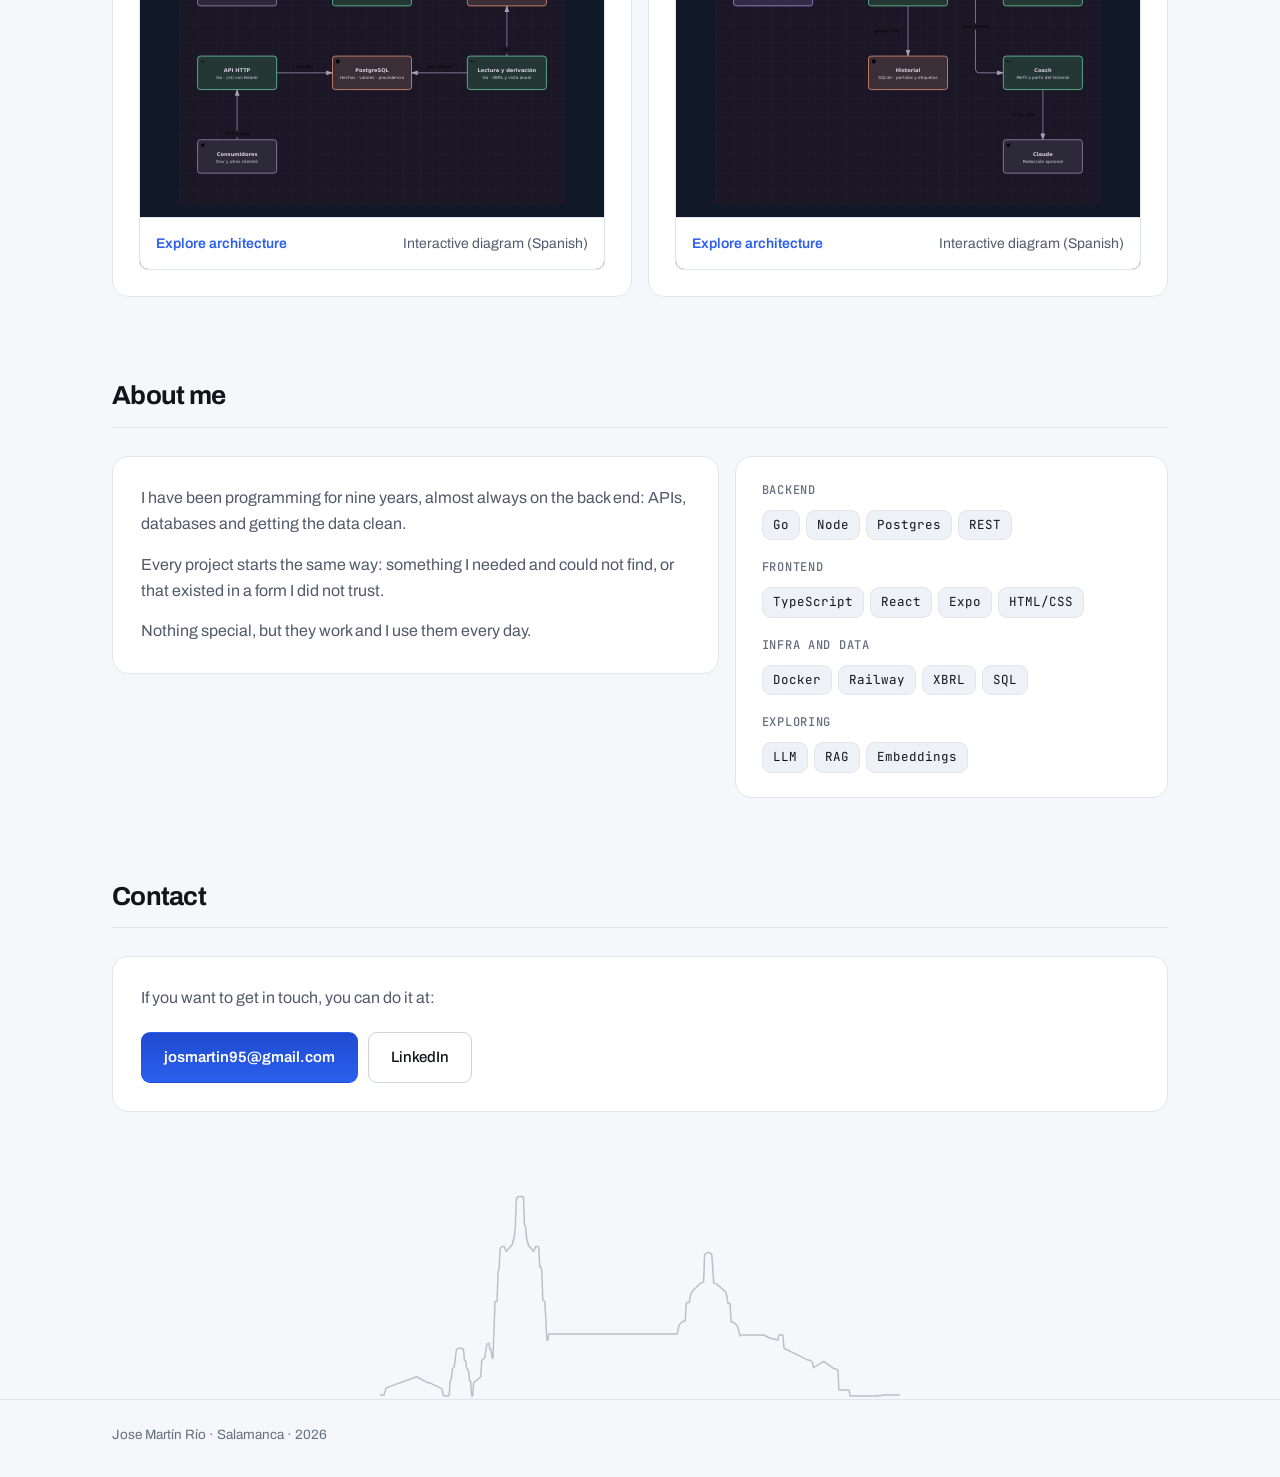
<file: en/index.html>
<!doctype html>
<html lang="en">
<head>
<meta charset="utf-8">
<meta name="viewport" content="width=device-width, initial-scale=1">
<title>Jose Martín · jrio.dev</title>
<meta name="description" content="Jose Martín Río, software engineer in Salamanca, Spain. Backend and data, with side projects about the stock market and artificial intelligence.">
<meta name="color-scheme" content="dark light">
<meta name="theme-color" content="#090a0e" media="(prefers-color-scheme: dark)">
<meta name="theme-color" content="#f6f7fa" media="(prefers-color-scheme: light)">
<link rel="icon" href="/assets/logo.svg" type="image/svg+xml">
<link rel="apple-touch-icon" href="/assets/logo-180.png">
<link rel="canonical" href="https://jrio.dev/en/">
<link rel="alternate" hreflang="es" href="https://jrio.dev/">
<link rel="alternate" hreflang="en" href="https://jrio.dev/en/">
<link rel="alternate" hreflang="x-default" href="https://jrio.dev/">
<link rel="preconnect" href="https://fonts.googleapis.com">
<link rel="preconnect" href="https://fonts.gstatic.com" crossorigin>
<link rel="stylesheet" href="https://fonts.googleapis.com/css2?family=Archivo:wght@400..700&family=JetBrains+Mono:wght@400;500&display=swap">
<link rel="stylesheet" href="/assets/style.css">
</head>
<body>

<a class="saltar" href="#contenido">Skip to content</a>
<div class="luces" aria-hidden="true">
  <div class="halo"></div>
  <div class="halo halo--2"></div>
</div>

<header class="barra">
  <div class="ancho barra__fila">
    <a class="marca" href="/en/"><svg class="marca__ficha" width="27" height="27" viewBox="0 0 64 64" aria-hidden="true" focusable="false"><rect width="64" height="64" rx="16" fill="#5b8cff"/><g fill="none" stroke="#07080c" stroke-width="8" stroke-linecap="round" stroke-linejoin="round"><path d="M23 27V42a10 10 0 0 1-10 10h-2"/><path d="M38 46V27m0 10q0-10 13-10"/></g><circle cx="23" cy="14.5" r="5.5" fill="#fff"/></svg>jrio<span>.dev</span></a>
    <nav class="menu" aria-label="Sections">
      <a href="#proyectos">Projects</a>
      <a class="menu--oculto" href="#sobre">About</a>
      <a class="menu--movil" href="#contacto">Contact</a>
      <a class="menu--fuera" href="https://github.com/jrio95" rel="me">GitHub ↗</a>
      <span class="idiomas">
        <a href="/es/" hreflang="es" lang="es">ES</a>
        <span class="idiomas__on" aria-current="true">EN</span>
      </span>
    </nav>
  </div>
</header>

<main id="contenido">

  <section class="portada">
    <div class="ancho portada__reja">
      <div class="portada__texto">
        <h1 class="titular aparece">I am Jose, from Salamanca, Spain.</h1>

        <p class="entradilla aparece">This is where I leave my small personal projects.</p>

        <div class="acciones aparece">
          <a class="boton boton--lleno" href="#proyectos">
            Projects
            <svg width="16" height="16" viewBox="0 0 24 24" fill="none" stroke="currentColor" stroke-width="2.4" stroke-linecap="round" stroke-linejoin="round" aria-hidden="true"><path d="M12 5v14"></path><path d="m6 13 6 6 6-6"></path></svg>
          </a>
        </div>
      </div>

      <div class="ficha relieve aparece">
        <div class="ficha__barra">
          <span class="ficha__ruta">~/jose.json</span>
        </div>
        <dl class="ficha__cuerpo">
          <div class="ficha__fila">
            <dt class="ficha__clave">name</dt>
            <dd class="ficha__valor">Jose Martín Río</dd>
          </div>
          <div class="ficha__fila">
            <dt class="ficha__clave">email</dt>
            <dd class="ficha__valor"><a href="mailto:josmartin95@gmail.com">josmartin95@gmail.com</a></dd>
          </div>
          <div class="ficha__fila">
            <dt class="ficha__clave">github</dt>
            <dd class="ficha__valor"><a href="https://github.com/jrio95" rel="me">github.com/jrio95</a></dd>
          </div>
          <div class="ficha__fila">
            <dt class="ficha__clave">linkedin</dt>
            <dd class="ficha__valor"><a href="https://www.linkedin.com/in/josemartinrio" rel="me">in/josemartinrio</a></dd>
          </div>
        </dl>
      </div>
    </div>
  </section>

  <section class="seccion" id="proyectos">
    <div class="ancho">
      <div class="seccion__cabeza entra">
        <h2>Projects</h2>
      </div>

      <div class="lista">

        <article class="entrada relieve entra entrada--destacada">
          <a class="entrada__abrir" href="#detalle-divr" aria-label="Look inside Divr"></a>
          <span class="entrada__cabeza">
            <span class="entrada__titulo">Divr</span>
            <span class="marca-estado">In production</span>
          </span>
          <a class="entrada__flecha" href="https://divr.es" target="_blank" rel="noopener" aria-label="Open divr.es"><svg width="17" height="17" viewBox="0 0 24 24" fill="none" stroke="currentColor" stroke-width="2.2" stroke-linecap="round" stroke-linejoin="round" aria-hidden="true"><path d="M7 17 17 7"></path><path d="M8 7h9v9"></path></svg></a>
          <span class="entrada__url"><span class="entrada__fecha">April 2026</span>divr.es &#8599;</span>
          <span class="entrada__texto">Where I keep my own portfolio: shares, transactions, dividends and PUT options, with the Spanish income tax already worked out. Web and mobile app. bme-fundamentals came out of this one, the day I stopped trusting the data I was using.</span>
          <span class="entrada__stack"><span>Go</span><span>Postgres</span><span>React</span><span>Expo</span></span>
          <span class="entrada__dentro">Look inside <svg width="15" height="15" viewBox="0 0 24 24" fill="none" stroke="currentColor" stroke-width="2.4" stroke-linecap="round" stroke-linejoin="round" aria-hidden="true"><path d="M5 12h14"></path><path d="m13 6 6 6-6 6"></path></svg></span>
          <a class="mapa" href="/assets/diagrams/divr.html" aria-label="Explore architecture: Divr">
            <img src="/assets/diagrams/divr.svg" alt="" width="840" height="560" loading="lazy" decoding="async">
            <span class="mapa__pie"><span>Explore architecture</span><span class="mapa__tipo">Interactive diagram (Spanish)</span></span>
          </a>
        </article>

        <article class="entrada relieve entra">
          <a class="entrada__abrir" href="#detalle-bme" aria-label="Look inside bme-fundamentals"></a>
          <span class="entrada__cabeza">
            <span class="entrada__titulo">bme-fundamentals</span>
            <span class="marca-estado marca-estado--obra">In development</span>
          </span>
          <a class="entrada__flecha" href="https://api-production-2a50.up.railway.app" target="_blank" rel="noopener" aria-label="Open the API"><svg width="17" height="17" viewBox="0 0 24 24" fill="none" stroke="currentColor" stroke-width="2.2" stroke-linecap="round" stroke-linejoin="round" aria-hidden="true"><path d="M7 17 17 7"></path><path d="M8 7h9v9"></path></svg></a>
          <span class="entrada__url"><span class="entrada__fecha">August 2026</span>api-production-2a50.up.railway.app &#8599;</span>
          <span class="entrada__texto">Pulls the financial statements of Spanish listed companies straight from what they file with the regulator. I built it because the source I used before returned zeros where there was no data, and I was swallowing errors without noticing.</span>
          <span class="entrada__stack"><span>Go</span><span>Postgres</span><span>XBRL</span></span>
          <span class="entrada__dentro">Look inside <svg width="15" height="15" viewBox="0 0 24 24" fill="none" stroke="currentColor" stroke-width="2.4" stroke-linecap="round" stroke-linejoin="round" aria-hidden="true"><path d="M5 12h14"></path><path d="m13 6 6 6-6 6"></path></svg></span>
          <a class="mapa" href="/assets/diagrams/bme-fundamentals.html" aria-label="Explore architecture: bme-fundamentals">
            <img src="/assets/diagrams/bme-fundamentals.svg" alt="" width="840" height="560" loading="lazy" decoding="async">
            <span class="mapa__pie"><span>Explore architecture</span><span class="mapa__tipo">Interactive diagram (Spanish)</span></span>
          </a>
        </article>

        <article class="entrada relieve entra">
          <a class="entrada__abrir" href="#detalle-chess" aria-label="Look inside Chess Coach"></a>
          <span class="entrada__cabeza">
            <span class="entrada__titulo">Chess Coach</span>
            <span class="marca-estado">In production</span>
          </span>
          <a class="entrada__flecha" href="https://chess-coach-production-5b27.up.railway.app" target="_blank" rel="noopener" aria-label="Open the app"><svg width="17" height="17" viewBox="0 0 24 24" fill="none" stroke="currentColor" stroke-width="2.2" stroke-linecap="round" stroke-linejoin="round" aria-hidden="true"><path d="M7 17 17 7"></path><path d="M8 7h9v9"></path></svg></a>
          <span class="entrada__url"><span class="entrada__fecha">August 2026</span>chess-coach-production-5b27.up.railway.app &#8599;</span>
          <span class="entrada__texto">You paste the PGN of a game and it tells you what you played wrong and which mistakes you keep repeating. Stockfish runs the analysis on the server, so it comes from the engine and not from my opinion.</span>
          <span class="entrada__stack"><span>TypeScript</span><span>Node</span><span>Stockfish</span></span>
          <span class="entrada__dentro">Look inside <svg width="15" height="15" viewBox="0 0 24 24" fill="none" stroke="currentColor" stroke-width="2.4" stroke-linecap="round" stroke-linejoin="round" aria-hidden="true"><path d="M5 12h14"></path><path d="m13 6 6 6-6 6"></path></svg></span>
          <a class="mapa" href="/assets/diagrams/chess-coach.html" aria-label="Explore architecture: Chess Coach">
            <img src="/assets/diagrams/chess-coach.svg" alt="" width="840" height="560" loading="lazy" decoding="async">
            <span class="mapa__pie"><span>Explore architecture</span><span class="mapa__tipo">Interactive diagram (Spanish)</span></span>
          </a>
        </article>

      </div>
    </div>
  </section>

  <section class="seccion" id="sobre">
    <div class="ancho">
      <div class="seccion__cabeza entra">
        <h2>About me</h2>
      </div>
      <div class="sobre">
        <div class="prosa relieve entra">
          <p>I have been programming for nine years, almost always on the back end: APIs, databases and getting the data clean.</p>
          <p>Every project starts the same way: something I needed and could not find, or that existed in a form I did not trust.</p>
          <p>Nothing special, but they work and I use them every day.</p>
        </div>
        <aside class="herramientas relieve entra">
          <div class="herramientas__grupo">
            <p class="dato">Backend</p>
            <div class="herramientas__lista"><span>Go</span><span>Node</span><span>Postgres</span><span>REST</span></div>
          </div>
          <div class="herramientas__grupo">
            <p class="dato">Frontend</p>
            <div class="herramientas__lista"><span>TypeScript</span><span>React</span><span>Expo</span><span>HTML/CSS</span></div>
          </div>
          <div class="herramientas__grupo">
            <p class="dato">Infra and data</p>
            <div class="herramientas__lista"><span>Docker</span><span>Railway</span><span>XBRL</span><span>SQL</span></div>
          </div>
          <div class="herramientas__grupo">
            <p class="dato">Exploring</p>
            <div class="herramientas__lista"><span>LLM</span><span>RAG</span><span>Embeddings</span></div>
          </div>
        </aside>
      </div>
    </div>
  </section>

  <section class="seccion" id="contacto">
    <div class="ancho">
      <div class="seccion__cabeza entra">
        <h2>Contact</h2>
      </div>
      <div class="contacto relieve entra">
        <p class="contacto__texto">If you want to get in touch, you can do it at:</p>
        <div class="acciones">
          <a class="boton boton--lleno" href="mailto:josmartin95@gmail.com">josmartin95@gmail.com</a>
          <a class="boton" href="https://www.linkedin.com/in/josemartinrio" rel="me">LinkedIn</a>
        </div>
      </div>
    </div>
  </section>

</main>


  <!-- ---------- Project sheets ----------
       One per project, from what its repository says. Opened by the card's
       anchor and closed by going back to #proyectos: no JavaScript. -->

  <section class="detalle" id="detalle-divr" aria-labelledby="detalle-divr-titulo">
    <a class="detalle__fuera" href="#proyectos" aria-label="Close" tabindex="-1"></a>

    <article class="detalle__caja relieve">

      <div class="detalle__barra">
        <span class="detalle__nombre">Divr</span>
        <span class="detalle__acciones">
          <a class="boton boton--lleno boton--chico" href="https://divr.es" target="_blank" rel="noopener">Open divr.es <svg width="14" height="14" viewBox="0 0 24 24" fill="none" stroke="currentColor" stroke-width="2.2" stroke-linecap="round" stroke-linejoin="round" aria-hidden="true"><path d="M7 17 17 7"></path><path d="M8 7h9v9"></path></svg></a>
          <a class="detalle__cerrar" href="#proyectos" aria-label="Close"><svg width="17" height="17" viewBox="0 0 24 24" fill="none" stroke="currentColor" stroke-width="2.3" stroke-linecap="round" aria-hidden="true"><path d="M18 6 6 18"></path><path d="m6 6 12 12"></path></svg></a>
        </span>
      </div>

      <div class="detalle__cuerpo">

        <header class="detalle__cabeza">
          <span class="detalle__meta">
            <span class="marca-estado">In production</span>
            <span class="dato">April 2026</span>
          </span>
          <h2 id="detalle-divr-titulo">Divr</h2>
          <p class="detalle__lema">A portfolio for long-term dividend investors across the Spanish, London and US markets. Positions, transactions, dividends with their withholding tax, scrip and PUT options.</p>
        </header>

        <div class="acciones">
          <a class="boton" href="/assets/diagrams/divr.html">Explore architecture ↗</a>
        </div>

        <section class="bloque">
          <p class="dato">Why it exists</p>
          <p>I used to keep the portfolio in a spreadsheet that broke every year in the same place: dividends with tax withheld at source, and option premiums. What I needed was not a stock app, it was for the number on the tax return to be right without rebuilding it by hand.</p>
          <p>That is where the rule everything else hangs from comes from: every amount is converted to euros at the rate of its own date, because the return needs the rate of the day the money actually moved.</p>
        </section>

        <section class="bloque">
          <p class="dato">What it is built with</p>
          <div class="capas">
            <div class="capa">
              <p class="dato">Web</p>
              <span class="entrada__stack"><span>React 19</span><span>Vite</span><span>TanStack Query</span><span>Tailwind</span></span>
            </div>
            <div class="capa">
              <p class="dato">Mobile</p>
              <span class="entrada__stack"><span>React Native</span><span>Expo</span></span>
            </div>
            <div class="capa">
              <p class="dato">Server</p>
              <span class="entrada__stack"><span>Go 1.25</span><span>Gin</span><span>pgx</span><span>PostgreSQL 16</span></span>
            </div>
            <div class="capa">
              <p class="dato">Outside</p>
              <span class="entrada__stack"><span>bme-fundamentals</span><span>Yahoo</span><span>ECB</span><span>Claude</span></span>
            </div>
          </div>
        </section>

        <section class="bloque">
          <p class="dato">How it works inside</p>
          <p class="bloque__pie">Three clients, one API, one database. Every layer looks downwards and none of them reaches back up.</p>

          <div class="diagrama">

            <div class="d-fila">
              <div class="d-nodo">
                <span class="dato">Client</span>
                <strong>Web</strong>
                <span class="d-nodo__nota">Where I enter transactions and look at the tax year</span>
                <span class="d-nodo__tec">React · Vercel</span>
              </div>
              <div class="d-nodo">
                <span class="dato">Client</span>
                <strong>Mobile app</strong>
                <span class="d-nodo__nota">The same portfolio in your pocket. It shares the types, formatters and FX helpers with the web</span>
                <span class="d-nodo__tec">Expo</span>
              </div>
            </div>

            <div class="d-paso" aria-hidden="true"><i></i></div>

            <div class="d-fila">
              <div class="d-nodo">
                <span class="dato">Entry</span>
                <strong>HTTP layer</strong>
                <span class="d-nodo__nota">Routes, status codes, auth and allowed origins. No money is calculated here</span>
                <span class="d-nodo__tec">Go · Gin</span>
              </div>
            </div>

            <div class="d-paso" aria-hidden="true"><i></i></div>

            <div class="d-fila">
              <div class="d-nodo d-nodo--fuerte">
                <span class="dato">Service</span>
                <strong>The only layer that calculates</strong>
                <span class="d-nodo__nota">All the money and all the currency conversion live here. It is what stops the web and the phone from reaching two different answers for the same tax year</span>
              </div>
            </div>

            <div class="d-paso" aria-hidden="true"><i></i></div>

            <div class="d-fila d-fila--tres">
              <div class="d-nodo">
                <span class="dato">Domain</span>
                <strong>Pure rules</strong>
                <span class="d-nodo__nota">Average cost, the result of an option. No database and no network, so they test themselves</span>
              </div>
              <div class="d-nodo">
                <span class="dato">Repository</span>
                <strong>SQL only</strong>
                <span class="d-nodo__nota">And always with the owner in front: there is no fetch by id without checking whose it is</span>
              </div>
              <div class="d-nodo">
                <span class="dato">Adapters</span>
                <strong>Everything outside, behind an interface</strong>
                <span class="d-nodo__nota">Any external service can be swapped, or faked in a test, without touching a business rule</span>
              </div>
            </div>

            <div class="d-paso" aria-hidden="true"><i></i></div>

            <div class="d-fila d-fila--tres">
              <div class="d-nodo d-nodo--final">
                <span class="dato">Store</span>
                <strong>PostgreSQL</strong>
                <span class="d-nodo__nota">Numbered migrations that apply themselves on boot and are never edited afterwards</span>
              </div>
              <div class="d-nodo">
                <span class="dato">Own source</span>
                <strong>bme-fundamentals</strong>
                <span class="d-nodo__nota">The accounts of Spanish issuers and their dividend calendar, cached. The other project, the one that was born right here</span>
              </div>
              <div class="d-nodo">
                <span class="dato">Third parties</span>
                <strong>Quotes and FX rates</strong>
                <span class="d-nodo__nota">Valuation data and the European Central Bank&#x27;s daily rate, captured at the transaction date</span>
              </div>
            </div>

          </div>
        </section>

        <section class="bloque">
          <p class="dato">Decisions that changed something</p>
          <ul class="puntos">
            <li><strong>Weighted average cost, not FIFO.</strong> It is what Spanish income tax applies to listed shares, so FIFO is not a missing option: it is one that must not exist. Buying re-weights the average, selling leaves it alone, and recomputing it on a sale is the classic way to get this wrong.</li>
            <li><strong>The rate is stored the way the central bank publishes it, and converting to euros is a division.</strong> Multiplying gives a believable, wrong number. The rate is captured at the transaction date and frozen on the row: old rows are never re-rated.</li>
            <li><strong>Withholding depends on the market, not on the currency.</strong> A Spanish bank pays a US dividend into a euro account, so the currency the money arrives in says nothing about what was already withheld.</li>
            <li><strong>The dividend is stored gross.</strong> The net figure depends on who collects it. What the bank sends is the net, so the gross is reconstructed and left editable before anything is saved.</li>
            <li><strong>In options, one contract is a hundred shares, and that hundred appears exactly once in the whole server.</strong> If you find a second one, one of them is a bug.</li>
            <li><strong>Anything belonging to someone is read and written with its owner in front.</strong> In a portfolio, an isolation bug is not a privacy bug: it is somebody else&#x27;s tax return.</li>
            <li><strong>Every integration is optional and says so.</strong> Without its keys the section reports itself unconfigured instead of showing an empty page, which is the same deception that created bme-fundamentals wearing different clothes.</li>
          </ul>
        </section>

        <section class="bloque bloque--cierre relieve">
          <p class="dato">See it running</p>
          <p>The repository is private. The web is open at divr.es, and the Android app comes from the same place.</p>
          <div class="acciones">
            <a class="boton boton--lleno" href="https://divr.es" target="_blank" rel="noopener">Open divr.es <svg width="16" height="16" viewBox="0 0 24 24" fill="none" stroke="currentColor" stroke-width="2.2" stroke-linecap="round" stroke-linejoin="round" aria-hidden="true"><path d="M7 17 17 7"></path><path d="M8 7h9v9"></path></svg></a>
            <a class="boton" href="#proyectos">Back to the projects</a>
          </div>
        </section>

      </div>
    </article>
  </section>

  <section class="detalle" id="detalle-bme" aria-labelledby="detalle-bme-titulo">
    <a class="detalle__fuera" href="#proyectos" aria-label="Close" tabindex="-1"></a>

    <article class="detalle__caja relieve">

      <div class="detalle__barra">
        <span class="detalle__nombre">bme-fundamentals</span>
        <span class="detalle__acciones">
          <a class="boton boton--lleno boton--chico" href="https://api-production-2a50.up.railway.app" target="_blank" rel="noopener">Open the API <svg width="14" height="14" viewBox="0 0 24 24" fill="none" stroke="currentColor" stroke-width="2.2" stroke-linecap="round" stroke-linejoin="round" aria-hidden="true"><path d="M7 17 17 7"></path><path d="M8 7h9v9"></path></svg></a>
          <a class="detalle__cerrar" href="#proyectos" aria-label="Close"><svg width="17" height="17" viewBox="0 0 24 24" fill="none" stroke="currentColor" stroke-width="2.3" stroke-linecap="round" aria-hidden="true"><path d="M18 6 6 18"></path><path d="m6 6 12 12"></path></svg></a>
        </span>
      </div>

      <div class="detalle__cuerpo">

        <header class="detalle__cabeza">
          <span class="detalle__meta">
            <span class="marca-estado marca-estado--obra">In development</span>
            <span class="dato">August 2026</span>
          </span>
          <h2 id="detalle-bme-titulo">bme-fundamentals</h2>
          <p class="detalle__lema">The financial statements of Spanish listed issuers, taken from the regulator&#x27;s official XBRL filings and not from an aggregator.</p>
        </header>

        <div class="acciones">
          <a class="boton" href="/assets/diagrams/bme-fundamentals.html">Explore architecture ↗</a>
        </div>

        <section class="bloque">
          <p class="dato">The rule that governs everything</p>
          <p class="cita">A figure cannot exist without saying where it came from. It either points at the fact it was read from, or declares the formula that produced it, or says why it is empty. There is no fourth case, and a hole is never a zero.</p>
        </section>

        <section class="bloque">
          <p class="dato">Why it exists</p>
          <p>The source my portfolio used served gross profit and operating income as zero when there was in fact no data. The problem was never the missing data: it was that the bad data looked good. A ratio computed on an invented zero looks exactly like a good one.</p>
          <p>What going to the source buys is ten full fiscal years instead of the aggregator&#x27;s four, with earnings per share, operating cash flow, capital expenditure and dividends paid natively tagged by the issuer itself.</p>
        </section>

        <section class="bloque">
          <p class="dato">What it is built with</p>
          <div class="capas">
            <div class="capa">
              <p class="dato">Ingestion</p>
              <span class="entrada__stack"><span>Go</span><span>XBRL 2.1</span><span>Own PDF reader</span></span>
            </div>
            <div class="capa">
              <p class="dato">Store</p>
              <span class="entrada__stack"><span>PostgreSQL</span><span>Migrations</span></span>
            </div>
            <div class="capa">
              <p class="dato">Cross-check</p>
              <span class="entrada__stack"><span>ESEF</span><span>xBRL-JSON</span><span>LEI</span></span>
            </div>
            <div class="capa">
              <p class="dato">Service</p>
              <span class="entrada__stack"><span>REST API</span><span>Railway</span><span>Distroless Docker</span></span>
            </div>
          </div>
        </section>

        <section class="bloque">
          <p class="dato">How it works inside</p>
          <p class="bloque__pie">Two layers, and the bottom one rules: what the filing says is never touched, and everything else is recomputed from it.</p>

          <div class="diagrama">

            <div class="d-fila">
              <div class="d-nodo">
                <span class="dato">Source</span>
                <strong>The regulator</strong>
                <span class="d-nodo__nota">There is no URL per file: you have to drive its form with five requests per issuer before it hands over an archive with that issuer&#x27;s whole history</span>
              </div>
            </div>

            <div class="d-paso" aria-hidden="true"><i></i></div>

            <div class="d-fila">
              <div class="d-nodo">
                <span class="dato">Download</span>
                <strong>The filing, exactly as it arrived</strong>
                <span class="d-nodo__nota">Stored compressed with the digest of its contents. That digest is the idempotency: anything already seen is never written again. It goes slowly on purpose, with no concurrency</span>
                <span class="d-nodo__tec">Go</span>
              </div>
            </div>

            <div class="d-paso" aria-hidden="true"><i></i></div>

            <div class="d-fila">
              <div class="d-nodo d-nodo--fuerte">
                <span class="dato">Bottom layer</span>
                <strong>Facts</strong>
                <span class="d-nodo__nota">What the XBRL says, untranslated and immutable. Nothing is ever corrected here</span>
              </div>
            </div>

            <div class="d-paso" aria-hidden="true"><i></i></div>

            <div class="d-fila">
              <div class="d-nodo d-nodo--fuerte">
                <span class="dato">Top layer</span>
                <strong>Derived annual view</strong>
                <span class="d-nodo__nota">One row per fiscal year, computed from the facts with the concept maps. There are three taxonomies (general, banking and insurance) that reuse the same codes with different meanings, so the map will be wrong several times and fixing it has to mean recomputing in seconds</span>
              </div>
            </div>

            <div class="d-paso" aria-hidden="true"><i></i></div>

            <div class="d-fila">
              <div class="d-nodo">
                <span class="dato">Control</span>
                <strong>Cross-check against ESEF</strong>
                <span class="d-nodo__nota">The European report from the same issuer, joined by its legal entity identifier. It is the only independent control over the concept map, and not one served value comes from it</span>
              </div>
              <div class="d-nodo">
                <span class="dato">Separate source</span>
                <strong>Dividends with dates</strong>
                <span class="d-nodo__nota">Annual accounts say how much was paid, not when. The when are corporate actions the issuer announces as PDFs, and that register is swept every day</span>
              </div>
            </div>

            <div class="d-paso" aria-hidden="true"><i></i></div>

            <div class="d-fila">
              <div class="d-nodo d-nodo--final">
                <span class="dato">Output</span>
                <strong>REST API</strong>
                <span class="d-nodo__nota">Annual accounts, dividend calendar and projections, every figure with its provenance or with the reason it is empty. This is what Divr consumes</span>
              </div>
            </div>

          </div>
        </section>

        <section class="bloque">
          <p class="dato">Decisions that changed something</p>
          <ul class="puntos">
            <li><strong>Two separate layers.</strong> Facts are immutable and heavy; the view is recomputed. Fixing a mapping means re-deriving in seconds instead of downloading eighty megabytes per issuer again, and it leaves the fragile part as a pure function you can test without a network.</li>
            <li><strong>The database rejects data without provenance.</strong> It is not a convention kept out of good will: there are constraints that make it impossible to write a zero without an origin, a value without a filing or a hole without a reason.</li>
            <li><strong>The cross-check exists because a bad map does not raise an error, it produces a plausible figure.</strong> Net income for banks pointed for a while at the one including minority interests instead of the one attributable to the parent, and it survived the research, the code and a green test. In the European report they are two visibly different concepts, and a cross-check catches it on day one.</li>
            <li><strong>A discrepancy is recorded, not resolved.</strong> The field is flagged and the official figure keeps being served. The flag says something about our map, not about the issuer.</li>
            <li><strong>An estimate is not an event, and the schema is what enforces it.</strong> An event cannot exist without its announcement, and the projections table has no column to store one. Confusing a projected date with an announced one is not a possible slip: it is something you cannot write.</li>
            <li><strong>An empty calendar and a crashed collector are the same response.</strong> That is why the answer carries how far the register has been swept and how many filings were read: with twelve read and no dividend, the silence belongs to the issuer; with zero, the silence is ours.</li>
            <li><strong>Units are never inferred, and the order of the dates is guarded by the database.</strong> A misread scale multiplies by a thousand without breaking a single test, and two dates of the settlement cycle swapped while reading a PDF is the easiest mistake to make and the hardest to see.</li>
          </ul>
        </section>

        <section class="bloque">
          <p class="dato">Where it stands</p>
          <p>The pipeline is complete end to end: download, reading, derivation, persistence, cross-check and API. What is left is not code. It is the first real load, and someone opening the published report of one issuer per taxonomy and recognising the figures. A badly written concept map does not produce an error, it produces a believable number, and no test closes that.</p>
        </section>

        <section class="bloque bloque--cierre relieve">
          <p class="dato">See it running</p>
          <p>The repository is private. The service is up and its landing page carries a tester: you paste a key, pick a route and the request goes out from your own browser. Keys are issued by hand, because redistributing these filings to third parties is a question that is not settled yet, and automatic sign-up would be answering it by default.</p>
          <div class="acciones">
            <a class="boton boton--lleno" href="https://api-production-2a50.up.railway.app" target="_blank" rel="noopener">Open the API <svg width="16" height="16" viewBox="0 0 24 24" fill="none" stroke="currentColor" stroke-width="2.2" stroke-linecap="round" stroke-linejoin="round" aria-hidden="true"><path d="M7 17 17 7"></path><path d="M8 7h9v9"></path></svg></a>
            <a class="boton" href="#proyectos">Back to the projects</a>
          </div>
        </section>

      </div>
    </article>
  </section>

  <section class="detalle" id="detalle-chess" aria-labelledby="detalle-chess-titulo">
    <a class="detalle__fuera" href="#proyectos" aria-label="Close" tabindex="-1"></a>

    <article class="detalle__caja relieve">

      <div class="detalle__barra">
        <span class="detalle__nombre">Chess Coach</span>
        <span class="detalle__acciones">
          <a class="boton boton--lleno boton--chico" href="https://chess-coach-production-5b27.up.railway.app" target="_blank" rel="noopener">Open the app <svg width="14" height="14" viewBox="0 0 24 24" fill="none" stroke="currentColor" stroke-width="2.2" stroke-linecap="round" stroke-linejoin="round" aria-hidden="true"><path d="M7 17 17 7"></path><path d="M8 7h9v9"></path></svg></a>
          <a class="detalle__cerrar" href="#proyectos" aria-label="Close"><svg width="17" height="17" viewBox="0 0 24 24" fill="none" stroke="currentColor" stroke-width="2.3" stroke-linecap="round" aria-hidden="true"><path d="M18 6 6 18"></path><path d="m6 6 12 12"></path></svg></a>
        </span>
      </div>

      <div class="detalle__cuerpo">

        <header class="detalle__cabeza">
          <span class="detalle__meta">
            <span class="marca-estado">In production</span>
            <span class="dato">August 2026</span>
          </span>
          <h2 id="detalle-chess-titulo">Chess Coach</h2>
          <p class="detalle__lema">You paste the PGN of a game and it tells you what you played wrong, what was better, which phase costs you most and which mistakes you repeat from one game to the next.</p>
        </header>

        <div class="acciones">
          <a class="boton" href="/assets/diagrams/chess-coach.html">Explore architecture ↗</a>
        </div>

        <section class="bloque">
          <p class="dato">Why it exists</p>
          <p>Chess sites tell you a move was bad, but not that you have been doing the same thing for twenty games. That is what I wanted to see, so the whole history is kept and the mistakes are grouped by kind.</p>
          <p>Whatever is claimed has to be backed, in both directions. A weakness is not declared from a sample of three games: below the minimum the finding is not even computed. And what you do well is only credited with measurable merit, like finding the engine&#x27;s move right after your opponent slipped.</p>
        </section>

        <section class="bloque">
          <p class="dato">What it is built with</p>
          <div class="capas">
            <div class="capa">
              <p class="dato">Server</p>
              <span class="entrada__stack"><span>TypeScript</span><span>Node 20</span><span>SQLite</span></span>
            </div>
            <div class="capa">
              <p class="dato">Engine</p>
              <span class="entrada__stack"><span>Stockfish</span><span>UCI</span><span>ECO book</span></span>
            </div>
            <div class="capa">
              <p class="dato">Clients</p>
              <span class="entrada__stack"><span>React</span><span>Vite</span><span>Capacitor</span></span>
            </div>
            <div class="capa">
              <p class="dato">Delivery</p>
              <span class="entrada__stack"><span>Railway</span><span>Docker</span><span>APK in CI</span></span>
            </div>
          </div>
        </section>

        <section class="bloque">
          <p class="dato">How it works inside</p>
          <p class="bloque__pie">From the pasted game to the report. Every box is a real step along the way.</p>

          <div class="diagrama">

            <div class="d-fila">
              <div class="d-nodo">
                <span class="dato">Input</span>
                <strong>A pasted PGN</strong>
                <span class="d-nodo__nota">Or a link shared from the phone, which the server resolves</span>
              </div>
              <div class="d-nodo">
                <span class="dato">Input</span>
                <strong>Your Chess.com games</strong>
                <span class="d-nodo__nota">Up to fifty, searching the last six months of archives</span>
              </div>
            </div>

            <div class="d-paso" aria-hidden="true"><i></i></div>

            <div class="d-fila">
              <div class="d-nodo">
                <span class="dato">API</span>
                <strong>Node server</strong>
                <span class="d-nodo__nota">A session with a random token, passwords under scrypt, and the PGN turned into the positions of the game</span>
                <span class="d-nodo__tec">TypeScript</span>
              </div>
            </div>

            <div class="d-paso" aria-hidden="true"><i></i></div>

            <div class="d-fila">
              <div class="d-nodo d-nodo--fuerte">
                <span class="dato">Engine</span>
                <strong>Several Stockfish in parallel</strong>
                <span class="d-nodo__nota">Separate processes speaking UCI, at depth 14, 17 or 20 depending on the level. Every position of the game is evaluated exactly once</span>
                <span class="d-nodo__tec">UCI</span>
              </div>
            </div>

            <div class="d-paso" aria-hidden="true"><i></i></div>

            <div class="d-fila d-fila--tres">
              <div class="d-nodo">
                <span class="dato">Grading</span>
                <strong>What the move cost</strong>
                <span class="d-nodo__nota">From the loss in centipawns to the drop in win probability, and from there to the label</span>
              </div>
              <div class="d-nodo">
                <span class="dato">Opening</span>
                <strong>ECO book</strong>
                <span class="d-nodo__nota">3,810 entries from lichess, to say on which move you left theory</span>
              </div>
              <div class="d-nodo">
                <span class="dato">Reasons</span>
                <strong>Patterns and habits</strong>
                <span class="d-nodo__nota">Hanging piece, abandoned defence, missed mate, king left uncastled, early queen</span>
              </div>
            </div>

            <div class="d-paso" aria-hidden="true"><i></i></div>

            <div class="d-fila">
              <div class="d-nodo">
                <span class="dato">Store</span>
                <strong>SQLite on a volume</strong>
                <span class="d-nodo__nota">Games, full reports and the aggregates of labels and phases. The profile is computed by re-reading the reports, which is where the move-by-move detail lives</span>
              </div>
            </div>

            <div class="d-paso" aria-hidden="true"><i></i></div>

            <div class="d-fila d-fila--tres">
              <div class="d-nodo d-nodo--final">
                <span class="dato">Output</span>
                <strong>Guided review and profile</strong>
                <span class="d-nodo__nota">One screen per idea, and the profile over your last two hundred games</span>
              </div>
              <div class="d-nodo">
                <span class="dato">Optional</span>
                <strong>The Why? button</strong>
                <span class="d-nodo__nota">A model turns what the engine already said into a reason, with the facts of the position in front of it and forbidden from contradicting it</span>
                <span class="d-nodo__tec">Claude</span>
              </div>
              <div class="d-nodo d-nodo--futuro">
                <span class="dato">Next up</span>
                <strong>RAG over chess literature</strong>
                <span class="d-nodo__nota">Today the why reasons over the engine&#x27;s data and cites no opening theory or plans from a book. That is where it fits</span>
                <span class="d-nodo__tec">Pending</span>
              </div>
            </div>

          </div>
          <p class="bloque__nota">The dashed box is not built. It is there because it is what comes next, not because it already works.</p>
        </section>

        <section class="bloque">
          <p class="dato">Decisions that changed something</p>
          <ul class="puntos">
            <li><strong>Every position is evaluated exactly once.</strong> A move&#x27;s loss is the difference between the evaluation before and after, both taken from the side that moved. It gives the same answer as testing every alternative separately and costs a fraction.</li>
            <li><strong>If you play the engine&#x27;s move, the loss is zero by definition.</strong> The two positions are searched independently and the horizon effect can sink the evaluation even when the move is the best one. Without that rule, a sound sacrifice is punished as a mistake.</li>
            <li><strong>Moves are graded by the drop in win probability.</strong> Losing two hundred centipawns when you are winning comfortably changes nothing; losing them in a level position decides the game. In centipawns those two moves are identical.</li>
            <li><strong>The model translates, it does not analyse.</strong> It only receives verifiable facts about the position and is forbidden from inventing lines or contradicting the engine. Without a key the app works the same and those buttons do not even appear.</li>
            <li><strong>Your account is your Chess.com username.</strong> A separate account name would be one more thing to maintain, and it can drift from the one that actually matters: whose games are pulled and from which side they are read.</li>
          </ul>
        </section>

        <section class="bloque bloque--cierre relieve">
          <p class="dato">See it running</p>
          <p>The code is in a private repository, but the app is open. It asks you to sign up with your Chess.com username, which is what tells it whose games these are.</p>
          <div class="acciones">
            <a class="boton boton--lleno" href="https://chess-coach-production-5b27.up.railway.app" target="_blank" rel="noopener">Open the app <svg width="16" height="16" viewBox="0 0 24 24" fill="none" stroke="currentColor" stroke-width="2.2" stroke-linecap="round" stroke-linejoin="round" aria-hidden="true"><path d="M7 17 17 7"></path><path d="M8 7h9v9"></path></svg></a>
            <a class="boton" href="#proyectos">Back to the projects</a>
          </div>
        </section>

      </div>
    </article>
  </section>

<div class="ancho horizonte" aria-hidden="true">
  <svg viewBox="0 0 1200 475" focusable="false">
    <path d="M0.0,463.9 L9.4,463.9 L14.1,447.5 L84.5,421.7 L110.4,435.7 L115.1,435.7 L143.2,449.8 L145.6,463.9 L147.9,466.3 L157.3,466.3 L159.7,463.9 L162.0,431.0 L164.4,428.7 L166.7,405.2 L171.4,398.2 L176.1,360.6 L180.8,355.9 L187.9,355.9 L192.6,358.3 L194.9,384.1 L197.3,384.1 L199.6,400.5 L204.3,407.6 L206.7,431.0 L209.0,431.0 L211.4,466.3 L213.7,466.3 L216.0,435.7 L232.5,421.7 L234.8,384.1 L241.9,377.0 L246.6,346.5 L251.3,344.2 L253.6,358.3 L256.0,358.3 L258.3,377.0 L260.7,379.4 L265.4,247.9 L270.1,247.9 L272.4,179.8 L274.8,172.7 L277.1,125.8 L281.8,121.1 L286.5,121.1 L291.2,132.8 L305.3,116.4 L310.0,97.6 L312.3,74.1 L314.7,10.7 L319.4,6.0 L328.8,6.0 L331.1,8.3 L333.5,71.8 L335.8,74.1 L338.2,102.3 L342.9,118.7 L354.6,132.8 L359.3,121.1 L364.0,121.1 L366.3,123.4 L368.7,168.0 L371.0,168.0 L373.4,177.4 L375.7,245.5 L380.4,247.9 L385.1,337.1 L387.5,337.1 L389.8,323.0 L685.7,323.0 L690.4,301.9 L697.5,294.8 L704.5,292.5 L706.8,250.2 L713.9,250.2 L716.2,233.8 L720.9,224.4 L739.7,205.6 L746.8,203.3 L749.1,139.9 L756.2,135.2 L760.9,135.2 L765.6,139.9 L770.3,205.6 L777.3,208.0 L798.4,226.7 L803.1,252.6 L807.8,252.6 L810.2,294.8 L817.2,297.2 L824.3,304.2 L831.3,327.7 L833.7,325.4 L885.3,325.4 L899.4,332.4 L918.2,337.1 L920.5,325.4 L929.9,325.4 L932.3,355.9 L984.0,381.7 L993.3,384.1 L998.0,388.8 L1000.4,400.5 L1023.9,386.4 L1047.4,402.9 L1054.4,405.2 L1056.8,407.6 L1059.1,452.2 L1082.6,452.2 L1084.9,466.3 L1146.0,466.3 L1148.3,463.9 L1150.7,466.3 L1155.4,466.3 L1157.7,463.9 L1200.0,463.9"></path>
  </svg>
</div>

<footer class="pie">
  <div class="ancho pie__fila">
    <p class="pie__firma">Jose Martín Río · Salamanca · 2026</p>
  </div>
</footer>

</body>
</html>
</file>
<file: assets/style.css>
/* jrio.dev
 *
 * Una hoja, sin compilar, sin dependencias y sin JavaScript.
 *
 * Rumbo: oscuro y de herramienta, con relieve. Fondo casi negro, superficies
 * que suben por capas (cada tarjeta lleva su propia luz arriba), un azul de
 * interfaz y monoespaciada para todo lo que sea dato. La página tiene que
 * leerse como el panel de un producto, no como un póster.
 *
 * Contra el aspecto plano: sombras y filos de luz de verdad, un halo suave
 * detrás de la portada, tarjetas de tamaños distintos y las secciones que
 * entran al pasar por delante (`animation-timeline: view()`, sin JavaScript).
 * Con `prefers-reduced-motion` no se mueve nada. */

:root {
  color-scheme: dark light;

  /* Superficies, de más al fondo a más arriba. */
  --papel: #090a0e;
  --lienzo: #101219;
  --hueco: #1a1e29;
  --borde: #242936;
  --borde-fuerte: #333a4b;
  /* El filo de luz del borde superior de cada tarjeta. Es lo que separa una
   * superficie de la de detrás sin necesidad de subir el brillo del relleno. */
  --filo: rgba(255, 255, 255, 0.07);

  /* Texto */
  --tinta: #eef1f7;
  --tinta-media: #a4adbf;
  --tinta-suave: #7d8698;

  /* Acento: un azul de interfaz. El violeta sólo existe para los degradados,
   * nunca para pintar un elemento entero. */
  --azul: #5b8cff;
  --azul-hover: #7ba3ff;
  --azul-borde: #2f4a8f;
  --azul-halo: rgba(91, 140, 255, 0.28);
  --violeta-halo: rgba(167, 139, 250, 0.20);
  --punto: rgba(167, 178, 214, 0.08);
  --violeta: #a78bfa;
  --sobre-azul: #07080c;

  --ancho: 1120px;
  --radio: 16px;
  --radio-chico: 9px;
  --radio-pastilla: 999px;

  --sombra: 0 1px 2px rgba(0, 0, 0, 0.5), 0 8px 24px rgba(0, 0, 0, 0.32);
  --sombra-alta: 0 2px 6px rgba(0, 0, 0, 0.5), 0 20px 48px rgba(0, 0, 0, 0.5);

  --letra: "Archivo", system-ui, -apple-system, "Segoe UI", Roboto, sans-serif;
  --mono: "JetBrains Mono", ui-monospace, SFMono-Regular, Consolas, monospace;
}

/* El tema claro es el mismo diseño con los tokens cambiados. Lo decide el
 * sistema operativo: un interruptor obligaría a meter JavaScript para
 * recordar la elección. */
@media (prefers-color-scheme: light) {
  :root {
    --papel: #f6f7fa;
    --lienzo: #ffffff;
    --hueco: #eef1f6;
    --borde: #e1e5ed;
    --borde-fuerte: #cdd3df;
    --filo: rgba(255, 255, 255, 0.9);

    --tinta: #12141a;
    --tinta-media: #525a6b;
    --tinta-suave: #666e7e;

    --azul: #2c5fef;
    --azul-hover: #1e4bcf;
    --azul-borde: #b9ccff;
    --azul-halo: rgba(44, 95, 239, 0.16);
    --violeta-halo: rgba(124, 83, 240, 0.12);
    --punto: rgba(40, 52, 90, 0.07);
    --violeta: #7c53f0;
    --sobre-azul: #ffffff;

    --sombra: 0 1px 2px rgba(18, 20, 26, 0.05), 0 6px 20px rgba(18, 20, 26, 0.05);
    --sombra-alta: 0 2px 4px rgba(18, 20, 26, 0.06), 0 18px 40px rgba(18, 20, 26, 0.12);
  }
}

* { box-sizing: border-box; }

html {
  /* `clip` y no `hidden`: recorta sin crear un contenedor de desplazamiento,
   * así el `scroll-behavior: smooth` de los anclas sigue funcionando. */
  overflow-x: clip;
  -webkit-text-size-adjust: 100%;
  scroll-behavior: smooth;
  /* La barra pegajosa taparía el título de la sección al saltar a un ancla. */
  scroll-padding-top: 88px;
}

body {
  margin: 0;
  background: var(--papel);
  color: var(--tinta);
  font-family: var(--letra);
  font-size: 16px;
  line-height: 1.65;
  -webkit-font-smoothing: antialiased;
  text-rendering: optimizeLegibility;
  overflow-x: hidden;
}

a { color: inherit; text-decoration: none; }
img, svg { max-width: 100%; }

h1, h2, h3 {
  margin: 0;
  font-weight: 700;
  letter-spacing: -0.02em;
  line-height: 1.15;
}

:focus-visible {
  outline: 2px solid var(--azul);
  outline-offset: 3px;
  border-radius: 4px;
}

.ancho {
  width: 100%;
  max-width: var(--ancho);
  margin: 0 auto;
  padding-inline: 32px;
}

.saltar { position: absolute; left: -9999px; }
.saltar:focus {
  left: 16px; top: 16px; z-index: 60;
  padding: 10px 14px;
  background: var(--lienzo);
  border: 1px solid var(--borde-fuerte);
  border-radius: var(--radio-chico);
}

/* ---------- Fondo ----------
 *
 * Tres capas, y cada una resuelve un problema distinto:
 *
 * 1. Las luces dan el brillo y el movimiento. Van a 40 y 61 segundos: al no
 *    ser 61 múltiplo de 40, no vuelven a coincidir y el bucle no se ve.
 * 2. El grano da la textura. Es lo que de verdad quita el aspecto plano,
 *    porque un degradado liso no tiene nada que el ojo pueda agarrar.
 * 3. La retícula da la escala. Sin una referencia de tamaño, una mancha
 *    difusa no parece profundidad, parece una mancha.
 *
 * El grano y la retícula no se mueven. Lo único que se mueve son las luces. */
/* Las luces se salen a propósito por los lados, y al respirar crecen todavía
 * más. Van dentro de una caja que las recorta: si no, en el móvil ensanchan
 * la página y aparece scroll lateral. */
.luces {
  position: absolute;
  inset: 0 0 auto;
  height: 1100px;
  overflow: hidden;
  pointer-events: none;
  z-index: 0;
}

.halo {
  position: absolute;
  top: -280px;
  left: 50%;
  width: min(1100px, 100%);
  height: 760px;
  transform: translateX(-50%);
  background: radial-gradient(50% 50% at 50% 50%, var(--azul-halo), transparent 70%);
  opacity: 0.9;
  pointer-events: none;
  z-index: 0;
  animation: respirar 40s ease-in-out infinite;
}

/* El segundo reflejo va desfasado y más despacio. Al no ser 61 múltiplo de 40,
 * los dos no vuelven a coincidir, y por eso el fondo no parece un bucle. */
.halo--2 {
  top: -60px;
  left: 64%;
  width: min(820px, 92%);
  height: 700px;
  background: radial-gradient(50% 50% at 50% 50%, var(--violeta-halo), transparent 70%);
  opacity: 0.75;
  animation: derivar 61s ease-in-out infinite;
}

/* Grano. Una textura fina y fija sobre todo el documento: es la capa que
 * quita el aspecto plano, porque le da al ojo algo que agarrar donde antes
 * sólo había un degradado liso. */
body::before {
  content: "";
  position: fixed;
  inset: 0;
  z-index: 0;
  pointer-events: none;
  opacity: 0.045;
  background-image: url("data:image/svg+xml,%3Csvg xmlns='http://www.w3.org/2000/svg' width='200' height='200'%3E%3Cfilter id='g'%3E%3CfeTurbulence type='fractalNoise' baseFrequency='0.85' numOctaves='3' stitchTiles='stitch'/%3E%3C/filter%3E%3Crect width='200' height='200' filter='url(%23g)'/%3E%3C/svg%3E");
}

/* Retícula de puntos, muy tenue y desvanecida hacia abajo. Da escala: sin una
 * referencia de tamaño, una mancha difusa no parece profundidad. */
body::after {
  content: "";
  position: absolute;
  inset: 0 0 auto;
  height: 1100px;
  z-index: 0;
  pointer-events: none;
  background-image: radial-gradient(circle at 1px 1px, var(--punto) 1px, transparent 0);
  background-size: 32px 32px;
  -webkit-mask-image: linear-gradient(to bottom, #000 0%, transparent 85%);
  mask-image: linear-gradient(to bottom, #000 0%, transparent 85%);
}

@keyframes respirar {
  0%, 100% { opacity: 0.75; transform: translateX(-50%) scale(1); }
  50%      { opacity: 1;    transform: translateX(-44%) scale(1.12); }
}

@keyframes derivar {
  0%, 100% { opacity: 0.5;  transform: translateX(-50%) translateY(0) scale(1); }
  50%      { opacity: 0.85; transform: translateX(-60%) translateY(60px) scale(1.18); }
}

/* ---------- Piezas que se repiten ---------- */

/* Todo lo que es dato y no prosa va en monoespaciada: fechas, etiquetas de
 * campo, lenguajes. Es lo que le da a la página el aire de herramienta. */
.dato {
  font-family: var(--mono);
  font-size: 12px;
  font-weight: 500;
  letter-spacing: 0.06em;
  text-transform: uppercase;
  color: var(--tinta-suave);
  margin: 0;
}

/* Superficie elevada: relleno en degradado y un filo de luz arriba. Es la
 * regla que quita el aspecto plano en toda la página. */
.relieve {
  position: relative;
  background:
    linear-gradient(180deg, rgba(255, 255, 255, 0.035), rgba(255, 255, 255, 0) 42%),
    var(--lienzo);
  border: 1px solid var(--borde);
  border-radius: var(--radio);
}
.relieve::before {
  content: "";
  position: absolute;
  inset: 0 0 auto;
  height: 1px;
  border-radius: var(--radio) var(--radio) 0 0;
  background: linear-gradient(90deg, transparent, var(--filo) 22%, var(--filo) 78%, transparent);
  pointer-events: none;
}

.boton {
  position: relative;
  display: inline-flex;
  align-items: center;
  justify-content: center;
  gap: 8px;
  min-height: 46px;
  padding: 12px 22px;
  border: 1px solid var(--borde-fuerte);
  border-radius: var(--radio-chico);
  background: linear-gradient(180deg, rgba(255, 255, 255, 0.05), rgba(255, 255, 255, 0)) var(--lienzo);
  color: var(--tinta);
  font-size: 15px;
  font-weight: 500;
  font-family: inherit;
  transition: transform 0.18s ease, border-color 0.18s ease, box-shadow 0.18s ease, background 0.18s ease;
}
.boton:hover {
  transform: translateY(-2px);
  border-color: var(--borde-fuerte);
  box-shadow: var(--sombra);
}

.boton--lleno {
  background: linear-gradient(180deg, var(--azul-hover), var(--azul));
  border-color: transparent;
  color: var(--sobre-azul);
  font-weight: 600;
}
.boton--lleno:hover {
  box-shadow: 0 10px 28px rgba(91, 140, 255, 0.34);
  color: var(--sobre-azul);
}

.boton svg { transition: transform 0.18s ease; }
.boton:hover svg { transform: translateY(2px); }

/* El contenido va por encima de las tres capas del fondo. */
main, .barra, .pie, .horizonte { position: relative; z-index: 1; }

/* ---------- Barra ---------- */

.barra {
  position: sticky;
  top: 0;
  z-index: 50;
  background: color-mix(in srgb, var(--papel) 76%, transparent);
  backdrop-filter: saturate(160%) blur(14px);
  -webkit-backdrop-filter: saturate(160%) blur(14px);
  border-bottom: 1px solid var(--borde);
}

.barra__fila {
  display: flex;
  align-items: center;
  justify-content: space-between;
  gap: 24px;
  height: 66px;
}

.marca {
  display: inline-flex;
  align-items: center;
  gap: 10px;
  font-family: var(--mono);
  font-size: 15px;
  font-weight: 600;
  letter-spacing: -0.01em;
}
/* El logotipo: «jr» en negro sobre el azul, con el punto de la «j» en blanco.
 * Va en línea para no pedir un archivo más; es el mismo dibujo que
 * assets/logo.svg, que hace de favicon. Los colores son fijos y no siguen al
 * tema: en claro el azul baja a #2c5fef y la «jr» negra perdería contraste. */
.marca__ficha {
  display: block;
  width: 27px; height: 27px;
  flex: none;
}
.marca span { color: var(--tinta-suave); }

.menu { display: flex; align-items: center; gap: 4px; }
.menu a {
  font-size: 14.5px;
  font-weight: 500;
  color: var(--tinta-media);
  padding: 7px 12px;
  border-radius: var(--radio-chico);
  transition: background 0.16s ease, color 0.16s ease;
}
.menu a:hover { background: var(--hueco); color: var(--tinta); }
.menu .menu--fuera { color: var(--tinta); }

/* Interruptor de idioma: los dos a la vista y el de la página marcado, en vez
 * de un solo enlace al otro idioma. Así se ve qué hay y en qué estás. */
.idiomas {
  display: inline-flex;
  align-items: stretch;
  margin-left: 8px;
  border: 1px solid var(--borde);
  border-radius: var(--radio-chico);
  overflow: hidden;
  font-family: var(--mono);
  font-size: 11.5px;
  letter-spacing: 0.08em;
}
/* Las dos mitades tienen que medir lo mismo. El enlace vive dentro de `.menu`,
 * así que sin el `.menu` delante heredaría la letra y el relleno de los
 * enlaces del menú y quedaría más grande que el idioma marcado. */
.idiomas > *,
.menu .idiomas a {
  display: grid;
  place-items: center;
  min-width: 36px;
  padding: 6px 10px;
  font-size: inherit;
  border-radius: 0;
  color: var(--tinta-suave);
  transition: color 0.16s ease, background 0.16s ease;
}
.menu .idiomas a:hover { color: var(--tinta); background: var(--hueco); }
.idiomas__on {
  background: var(--azul);
  color: var(--sobre-azul);
  font-weight: 600;
}

/* ---------- Portada ---------- */

.portada {
  position: relative;
  z-index: 1;
  padding-top: 56px;
  padding-bottom: 32px;
}

.portada__reja {
  display: grid;
  grid-template-columns: minmax(0, 1.12fr) minmax(0, 0.88fr);
  gap: 48px;
  align-items: center;
}

.portada__texto { display: flex; flex-direction: column; align-items: flex-start; gap: 24px; }

.titular {
  font-size: clamp(32px, 3.6vw, 44px);
  line-height: 1.12;
  letter-spacing: -0.028em;
  max-width: 26ch;
  /* Sin esto la frase parte por donde cabe y deja "España." solo en su línea.
   * `balance` reparte el texto entre las líneas que salgan. */
  text-wrap: balance;
}
.titular em { font-style: italic; }

.entradilla {
  margin: 0;
  max-width: 52ch;
  color: var(--tinta-media);
  font-size: 18px;
  line-height: 1.6;
}

.acciones { display: flex; flex-wrap: wrap; gap: 10px; }

/* La ficha: los mismos datos que daría un `whoami`, en formato de tabla. Es
 * la pieza que hace que la portada informe en lugar de proclamar. */
.ficha { overflow: hidden; }

.ficha__barra {
  display: flex;
  align-items: center;
  gap: 8px;
  padding: 12px 16px;
  background: var(--hueco);
  border-bottom: 1px solid var(--borde);
}
.ficha__ruta { font-family: var(--mono); font-size: 12px; color: var(--tinta-suave); }

.ficha__cuerpo { display: grid; }

.ficha__fila {
  display: grid;
  grid-template-columns: 116px minmax(0, 1fr);
  gap: 16px;
  padding: 13px 18px;
  border-bottom: 1px solid var(--borde);
  font-size: 14.5px;
}
.ficha__fila:last-child { border-bottom: 0; }
.ficha__clave { font-family: var(--mono); font-size: 12.5px; color: var(--tinta-suave); }
.ficha__valor { margin: 0; color: var(--tinta); min-width: 0; }
.ficha__valor a { color: var(--azul); text-decoration: underline; text-underline-offset: 3px; text-decoration-thickness: 1px; }
.ficha__valor a:hover { color: var(--azul-hover); }

/* ---------- Secciones ---------- */

.seccion { position: relative; z-index: 1; padding-top: 84px; }

.seccion__cabeza {
  display: flex;
  align-items: baseline;
  justify-content: space-between;
  flex-wrap: wrap;
  gap: 8px 24px;
  padding-bottom: 16px;
  margin-bottom: 28px;
  border-bottom: 1px solid var(--borde);
}
.seccion__cabeza h2 {
  display: flex;
  align-items: baseline;
  gap: 14px;
  font-size: 26px;
  letter-spacing: -0.028em;
}
/* ---------- Proyectos ----------
 *
 * El primero ocupa la fila entera y los otros dos van a media anchura: la
 * jerarquía se ve antes de leer una palabra, y la retícula deja de ser una
 * pila de rectángulos idénticos. */

.lista {
  display: grid;
  grid-template-columns: repeat(2, minmax(0, 1fr));
  gap: 16px;
}

.entrada {
  position: relative;
  display: flex;
  flex-direction: column;
  gap: 12px;
  padding: 26px;
  overflow: hidden;
  transition: transform 0.22s ease, border-color 0.22s ease, box-shadow 0.22s ease;
}
.entrada:hover {
  transform: translateY(-4px);
  border-color: var(--azul-borde);
  box-shadow: var(--sombra-alta);
}
/* El resplandor que se enciende al pasar por encima. Va detrás del texto y
 * sube desde la esquina del enlace. */
.entrada::after {
  content: "";
  position: absolute;
  inset: -40% -20% auto auto;
  width: 320px;
  height: 320px;
  background: radial-gradient(circle, var(--azul-halo), transparent 68%);
  opacity: 0;
  transition: opacity 0.28s ease;
  pointer-events: none;
}
.entrada:hover::after { opacity: 1; }

.entrada > * { position: relative; }

/* Cada tarjeta tiene dos destinos y hay que distinguirlos a la primera: la
 * tarjeta entera abre la ficha del proyecto y el botón de la esquina se va a
 * la aplicación en vivo, que es a donde apuntaba antes la tarjeta entera.
 *
 * El enlace grande se estira por encima de la tarjeta, y necesita `z-index`
 * porque la regla de aquí arriba posiciona a todos sus hermanos: sin él, el
 * texto quedaría por delante y se comería el clic. El botón de la esquina
 * sube un escalón más. */
.entrada__abrir {
  position: absolute;
  inset: 0;
  z-index: 1;
  border-radius: var(--radio);
}
.entrada__abrir:focus-visible { outline-offset: -3px; }

.entrada__flecha { z-index: 2; }

.entrada__dentro {
  display: inline-flex;
  align-items: center;
  gap: 7px;
  margin-top: 2px;
  font-size: 14px;
  font-weight: 600;
  color: var(--azul);
}
.entrada__dentro svg { transition: transform 0.2s ease; }
.entrada:hover .entrada__dentro svg { transform: translateX(3px); }

.entrada--destacada .entrada__dentro { grid-column: 1; }
.entrada--destacada .entrada__texto { grid-row: 1 / span 4; }

.entrada--destacada {
  grid-column: 1 / -1;
  display: grid;
  grid-template-columns: minmax(0, 1fr) minmax(0, 0.92fr);
  gap: 18px 40px;
  align-items: start;
  padding: 34px;
}
.entrada--destacada .entrada__cabeza { grid-column: 1; padding-right: 0; }
.entrada--destacada .entrada__url { grid-column: 1; }
.entrada--destacada .entrada__texto { grid-column: 2; grid-row: 1 / span 3; font-size: 16px; }
.entrada--destacada .entrada__stack { grid-column: 1; align-self: end; }
.entrada--destacada .entrada__titulo { font-size: 30px; }

.entrada__cabeza {
  display: flex;
  align-items: center;
  flex-wrap: wrap;
  gap: 10px 12px;
  /* Hueco reservado para la flecha, que va posicionada sobre la esquina. */
  padding-right: 48px;
}
.entrada__titulo { font-size: 21px; font-weight: 700; letter-spacing: -0.024em; }

.entrada__flecha {
  position: absolute;
  top: 24px;
  right: 24px;
  display: inline-flex;
  align-items: center;
  justify-content: center;
  width: 34px; height: 34px;
  border-radius: var(--radio-chico);
  background: var(--hueco);
  border: 1px solid var(--borde);
  color: var(--tinta-suave);
  transition: background 0.2s ease, color 0.2s ease, transform 0.2s ease, border-color 0.2s ease;
}
.entrada:hover .entrada__flecha {
  background: var(--azul);
  border-color: var(--azul);
  color: var(--sobre-azul);
  transform: translate(2px, -2px);
}
.entrada--destacada .entrada__flecha { top: 30px; right: 30px; }

.entrada__texto {
  margin: 0;
  color: var(--tinta-media);
  font-size: 15.5px;
  max-width: 62ch;
  padding-right: 44px;
}
.entrada--destacada .entrada__texto { padding-right: 52px; }

/* La dirección a la que apunta la tarjeta, en monoespaciada. Dice a dónde
 * lleva el enlace antes de pincharlo y llena la columna del destacado. */
.entrada__url {
  font-family: var(--mono);
  font-size: 12.5px;
  color: var(--tinta-suave);
  transition: color 0.2s ease;
}
.entrada:hover .entrada__url { color: var(--azul); }
.entrada__fecha {
  color: var(--tinta-suave);
  text-transform: uppercase;
  letter-spacing: 0.05em;
  font-size: 11.5px;
}
.entrada__fecha::after { content: " · "; }

.entrada__stack {
  display: flex;
  flex-wrap: wrap;
  gap: 6px;
  margin-top: auto;
  padding-top: 6px;
}
.entrada__stack span {
  font-family: var(--mono);
  font-size: 12px;
  color: var(--tinta-media);
  background: var(--hueco);
  border: 1px solid var(--borde);
  border-radius: var(--radio-pastilla);
  padding: 3px 11px;
}

/* Estado del proyecto: dice si está vivo o en obra, que es el dato que
 * alguien busca antes de pinchar. Sin pastilla y sin verde: sólo un punto y
 * el texto, en el azul de la página. */
.marca-estado {
  display: inline-flex;
  align-items: center;
  gap: 7px;
  font-family: var(--mono);
  font-size: 11.5px;
  letter-spacing: 0.05em;
  text-transform: uppercase;
  color: var(--tinta-suave);
}
.marca-estado::before {
  content: "";
  width: 6px; height: 6px;
  border-radius: 50%;
  background: var(--azul);
}
.marca-estado--obra::before {
  background: transparent;
  border: 1.5px solid var(--tinta-suave);
}

/* ---------- Ahora ---------- */

.rejilla {
  display: grid;
  grid-template-columns: repeat(auto-fit, minmax(250px, 1fr));
  gap: 16px;
}

.tarjeta {
  padding: 22px;
  display: flex;
  flex-direction: column;
  gap: 8px;
  transition: transform 0.2s ease, border-color 0.2s ease, box-shadow 0.2s ease;
}
.tarjeta:hover { transform: translateY(-3px); border-color: var(--borde-fuerte); box-shadow: var(--sombra-alta); }

.tarjeta__valor { margin: 0; font-size: 18px; font-weight: 600; line-height: 1.4; letter-spacing: -0.018em; }
.tarjeta__pie { margin: 0; font-size: 14.5px; color: var(--tinta-media); line-height: 1.55; }

/* ---------- Sobre mí ---------- */

.sobre {
  display: grid;
  grid-template-columns: minmax(0, 1.4fr) minmax(0, 1fr);
  gap: 16px;
  align-items: start;
}

.prosa {
  padding: 28px;
  display: flex;
  flex-direction: column;
  gap: 14px;
}
.prosa p { margin: 0; color: var(--tinta-media); font-size: 16px; }
.prosa p strong { color: var(--tinta); font-weight: 600; }

.herramientas {
  padding: 24px 26px;
  display: flex;
  flex-direction: column;
  gap: 18px;
}
.herramientas__grupo { display: flex; flex-direction: column; gap: 9px; }
.herramientas__lista { display: flex; flex-wrap: wrap; gap: 6px; }
.herramientas__lista span {
  font-family: var(--mono);
  font-size: 12.5px;
  color: var(--tinta);
  background: var(--hueco);
  border: 1px solid var(--borde);
  border-radius: var(--radio-chico);
  padding: 4px 10px;
}

/* ---------- Contacto ----------
 *
 * Una tarjeta más, no una losa. El cierre de la página no tiene que gritar:
 * quien ha llegado hasta aquí ya ha visto los proyectos. */

.contacto {
  display: flex;
  flex-direction: column;
  align-items: flex-start;
  gap: 20px;
  padding: 28px;
}
.contacto__texto {
  margin: 0;
  max-width: 54ch;
  color: var(--tinta-media);
  font-size: 16px;
}

/* ---------- Horizonte y pie ----------
 *
 * El perfil de Salamanca remata el pie. Contenido y a media tinta: a todo lo
 * ancho medía más de 400 px de alto y se comía la página. */

.horizonte {
  margin-top: 82px;
  line-height: 0;
  opacity: 0.4;
}
.horizonte svg { display: block; width: 100%; max-width: 520px; height: auto; margin: 0 auto; }
.horizonte path {
  fill: none;
  stroke: var(--tinta-suave);
  stroke-width: 1.5;
  stroke-linejoin: round;
  stroke-linecap: round;
  vector-effect: non-scaling-stroke;
}

.pie { position: relative; z-index: 1; border-top: 1px solid var(--borde); }
.pie__fila {
  display: flex;
  align-items: center;
  justify-content: space-between;
  flex-wrap: wrap;
  gap: 10px 24px;
  padding-block: 24px 30px;
}
.pie__firma {
  margin: 0;
  font-size: 13.5px;
  color: var(--tinta-suave);
}

.pie__enlaces { display: flex; flex-wrap: wrap; gap: 16px; }
.pie__enlaces a {
  font-family: var(--mono);
  font-size: 12px;
  letter-spacing: 0.06em;
  text-transform: uppercase;
  color: var(--tinta-suave);
  transition: color 0.16s ease;
}
.pie__enlaces a:hover { color: var(--azul); }

/* ---------- Entrada en escena ---------- */

.aparece { animation: aparecer 0.6s cubic-bezier(0.16, 0.84, 0.24, 1) both; }
.portada__texto > :nth-child(1) { animation-delay: 0.02s; }
.portada__texto > :nth-child(2) { animation-delay: 0.09s; }
.portada__texto > :nth-child(3) { animation-delay: 0.16s; }
.portada__texto > :nth-child(4) { animation-delay: 0.23s; }
.portada__reja > .ficha { animation-delay: 0.18s; }

@keyframes aparecer {
  from { opacity: 0; transform: translateY(14px); }
  to   { opacity: 1; transform: none; }
}

/* Entrada al desplazar, sin JavaScript. Los navegadores que no soportan
 * `animation-timeline` no entran en el bloque y lo ven todo visible, que es
 * exactamente el resultado correcto. */
@supports (animation-timeline: view()) {
  .entra {
    animation: entrar linear both;
    animation-timeline: view();
    /* Se completa dentro de la propia entrada del elemento: así lo que ya
     * está en pantalla al cargar aparece hecho, y lo último de la página no
     * se queda a medio camino cuando ya no queda scroll. */
    animation-range: entry 5% entry 65%;
  }

  @keyframes entrar {
    from { opacity: 0; transform: translateY(26px); }
    to   { opacity: 1; transform: none; }
  }
}

/* ---------- Fichas de proyecto ----------
 *
 * Los tres repositorios son privados, así que la página cuenta por dentro lo
 * que el código no puede enseñar: para qué es, con qué está hecho, por dónde
 * pasa un dato y qué decisiones cambiaron algo.
 *
 * Se abre con el ancla de la tarjeta y se cierra volviendo a #proyectos, así
 * que sigue sin haber una línea de JavaScript. Va oculta con `visibility`, y
 * eso no es un capricho frente a `opacity`: es lo que además la saca del orden
 * de tabulación y de los lectores de pantalla mientras está cerrada.
 *
 * La regla del panel es que nunca se pierda la aplicación en vivo: hay un
 * botón en la barra de arriba, que se queda pegada al desplazar, y otro al
 * final del todo. */

.detalle {
  position: fixed;
  inset: 0;
  z-index: 80;
  display: flex;
  justify-content: center;
  align-items: flex-start;
  padding: 40px 24px;
  opacity: 0;
  visibility: hidden;
  transition: opacity 0.26s ease, visibility 0.26s ease;
}
.detalle:target { opacity: 1; visibility: visible; }

/* El telón también cierra: un clic fuera del panel devuelve a la lista. */
.detalle__fuera {
  position: absolute;
  inset: 0;
  background: color-mix(in srgb, var(--papel) 82%, transparent);
  backdrop-filter: blur(8px);
  -webkit-backdrop-filter: blur(8px);
}

.detalle__caja {
  position: relative;
  width: min(880px, 100%);
  max-height: 100%;
  overflow-y: auto;
  overscroll-behavior: contain;
  box-shadow: var(--sombra-alta);
  transform: translateY(18px) scale(0.99);
  transition: transform 0.3s cubic-bezier(0.16, 0.84, 0.24, 1);
}
.detalle:target .detalle__caja { transform: none; }

/* Pegada arriba mientras se lee: el enlace a la aplicación no se va nunca de
 * la pantalla, por largo que sea el panel. */
.detalle__barra {
  position: sticky;
  top: 0;
  z-index: 3;
  display: flex;
  align-items: center;
  justify-content: space-between;
  gap: 14px;
  padding: 12px 16px 12px 22px;
  background: color-mix(in srgb, var(--lienzo) 88%, transparent);
  backdrop-filter: saturate(160%) blur(14px);
  -webkit-backdrop-filter: saturate(160%) blur(14px);
  border-bottom: 1px solid var(--borde);
  border-radius: var(--radio) var(--radio) 0 0;
}
.detalle__nombre {
  font-family: var(--mono);
  font-size: 13px;
  color: var(--tinta-media);
}
.detalle__acciones { display: flex; align-items: center; gap: 8px; }

.boton--chico { min-height: 38px; padding: 8px 14px; font-size: 13.5px; gap: 6px; }

.detalle__cerrar {
  display: inline-flex;
  align-items: center;
  justify-content: center;
  width: 38px;
  height: 38px;
  flex: none;
  border: 1px solid var(--borde);
  border-radius: var(--radio-chico);
  background: var(--hueco);
  color: var(--tinta-suave);
  transition: color 0.18s ease, border-color 0.18s ease;
}
.detalle__cerrar:hover { color: var(--tinta); border-color: var(--borde-fuerte); }

.detalle__cuerpo { padding: 30px 34px 34px; }

.detalle__cabeza {
  display: flex;
  flex-direction: column;
  gap: 12px;
  padding-bottom: 24px;
  border-bottom: 1px solid var(--borde);
}
.detalle__meta { display: flex; align-items: center; flex-wrap: wrap; gap: 8px 14px; }
.detalle__cabeza h2 { font-size: clamp(30px, 4.6vw, 40px); }
.detalle__lema { margin: 0; color: var(--tinta-media); font-size: 17px; max-width: 58ch; }

.bloque { padding-top: 32px; }
.bloque > p:not(.dato) { margin: 12px 0 0; color: var(--tinta-media); max-width: 68ch; }
.bloque__pie { font-size: 14.5px; }
.bloque__nota { margin: 14px 0 0; color: var(--tinta-suave); font-size: 13.5px; max-width: 68ch; }

/* La regla que gobierna un proyecto entero se lee como una cita y no como un
 * párrafo más. */
.cita {
  padding: 18px 22px;
  border-left: 2px solid var(--azul);
  background: var(--hueco);
  border-radius: 0 var(--radio-chico) var(--radio-chico) 0;
  color: var(--tinta) !important;
  font-size: 17px;
  line-height: 1.55;
}

.bloque--cierre { margin-top: 36px; padding: 26px 24px; }
.bloque--cierre .acciones { margin-top: 18px; }

.capas {
  display: grid;
  grid-template-columns: repeat(auto-fit, minmax(190px, 1fr));
  gap: 12px;
  margin-top: 16px;
}
.capa {
  background: var(--hueco);
  border: 1px solid var(--borde);
  border-radius: var(--radio-chico);
  padding: 14px 16px;
  display: flex;
  flex-direction: column;
  gap: 10px;
}
/* En la tarjeta de proyecto las tecnologías se pegan abajo del todo; aquí no
 * hay nada que empujar. */
.capa .entrada__stack { margin-top: 0; padding-top: 0; }

.puntos { margin: 16px 0 0; padding: 0; list-style: none; }
.puntos li {
  position: relative;
  padding-left: 19px;
  margin-bottom: 14px;
  color: var(--tinta-media);
  max-width: 68ch;
}
.puntos li::before {
  content: "";
  position: absolute;
  left: 0;
  top: 11px;
  width: 6px;
  height: 6px;
  border-radius: 50%;
  background: var(--azul);
}
.puntos strong { color: var(--tinta); font-weight: 600; }

/* ---------- Diagramas ----------
 *
 * Están hechos con cajas y no con una imagen. Lo natural sería Mermaid, pero
 * son unos cuantos cientos de kilobytes de JavaScript en una página que no
 * tiene ni una línea, y su resultado son cajas de biblioteca que no se parecen
 * al resto del sitio. Sobre todo: un diagrama de ancho fijo obliga a elegir
 * entre leerlo en el escritorio o leerlo en el móvil, porque al encogerlo la
 * letra se va a seis píxeles.
 *
 * Así cada fila se recoloca sola y el texto se lee siempre a su tamaño real.
 * Lo único que se mueve es el hilo entre pasos. */

.diagrama { margin-top: 18px; }

.d-fila {
  display: grid;
  grid-template-columns: repeat(auto-fit, minmax(210px, 1fr));
  gap: 12px;
}
/* Tres pasos que ocurren a la vez caben en una fila; con el mínimo de arriba
 * se partirían en dos y parecerían dos momentos distintos. */
.d-fila--tres { grid-template-columns: repeat(auto-fit, minmax(178px, 1fr)); }

.d-nodo {
  position: relative;
  overflow: hidden;
  display: flex;
  flex-direction: column;
  gap: 5px;
  background: var(--lienzo);
  border: 1px solid var(--borde);
  border-radius: var(--radio-chico);
  padding: 14px 15px 15px 18px;
}
.d-nodo::before {
  content: "";
  position: absolute;
  left: 0;
  top: 0;
  bottom: 0;
  width: 2px;
  background: var(--azul);
  opacity: 0.55;
}
.d-nodo strong {
  font-size: 16.5px;
  font-weight: 700;
  letter-spacing: -0.02em;
  line-height: 1.25;
}
.d-nodo__nota { color: var(--tinta-media); font-size: 13.5px; line-height: 1.5; }
.d-nodo__tec {
  font-family: var(--mono);
  font-size: 11px;
  letter-spacing: 0.05em;
  text-transform: uppercase;
  color: var(--tinta-suave);
  margin-top: 3px;
}

/* El paso donde de verdad pasa algo va un punto más alto. */
.d-nodo--fuerte { background: var(--hueco); border-color: var(--borde-fuerte); }
.d-nodo--fuerte::before { opacity: 1; width: 3px; }

.d-nodo--final { border-color: var(--azul-borde); }
.d-nodo--final::before { opacity: 0.9; }

/* Trazo discontinuo: lo que todavía no está hecho se ve de un vistazo. */
.d-nodo--futuro { background: transparent; border-style: dashed; }
.d-nodo--futuro::before { opacity: 0.25; }
.d-nodo--futuro strong { color: var(--tinta-media); }

.d-paso {
  position: relative;
  height: 30px;
  display: flex;
  justify-content: center;
}
.d-paso i {
  width: 2px;
  height: 100%;
  background-image: linear-gradient(var(--azul) 55%, transparent 0);
  background-size: 2px 9px;
  opacity: 0.6;
  animation: fluir 0.9s linear infinite;
}
.d-paso::after {
  content: "";
  position: absolute;
  bottom: 0;
  left: 50%;
  transform: translateX(-50%);
  border-left: 5px solid transparent;
  border-right: 5px solid transparent;
  border-top: 7px solid var(--azul);
  opacity: 0.6;
}

@keyframes fluir {
  to { background-position: 0 9px; }
}

/* Al abrir la ficha el diagrama se monta por pasos, en el mismo orden en el
 * que se lee. */
.detalle:target .diagrama > * {
  animation: montar 0.46s cubic-bezier(0.16, 0.84, 0.24, 1) both;
}
.diagrama > :nth-child(1)  { animation-delay: 0.06s; }
.diagrama > :nth-child(2)  { animation-delay: 0.11s; }
.diagrama > :nth-child(3)  { animation-delay: 0.16s; }
.diagrama > :nth-child(4)  { animation-delay: 0.21s; }
.diagrama > :nth-child(5)  { animation-delay: 0.26s; }
.diagrama > :nth-child(6)  { animation-delay: 0.31s; }
.diagrama > :nth-child(7)  { animation-delay: 0.36s; }
.diagrama > :nth-child(8)  { animation-delay: 0.41s; }
.diagrama > :nth-child(9)  { animation-delay: 0.46s; }
.diagrama > :nth-child(10) { animation-delay: 0.51s; }
.diagrama > :nth-child(11) { animation-delay: 0.56s; }

@keyframes montar {
  from { opacity: 0; transform: translateY(12px); }
  to   { opacity: 1; transform: none; }
}

/* ---------- Pantallas estrechas ---------- */

@media (max-width: 980px) {
  .entrada--destacada { grid-template-columns: 1fr; padding: 28px; }
  .entrada--destacada .entrada__texto { grid-column: 1; grid-row: auto; }
  .entrada--destacada .entrada__titulo { font-size: 26px; }
}

@media (max-width: 900px) {
  .ancho { padding-inline: 22px; }
  .detalle { padding: 22px 16px; }
  .detalle__cuerpo { padding: 26px 22px 30px; }
  .portada { padding-top: 52px; }
  .portada__reja { grid-template-columns: 1fr; gap: 36px; }
  .titular { max-width: 24ch; }
  .seccion { padding-top: 60px; }
  .lista { grid-template-columns: 1fr; }
  .sobre { grid-template-columns: 1fr; }
  .horizonte { margin-top: 60px; }
  .halo { height: 560px; }
}

@media (max-width: 620px) {
  .ancho { padding-inline: 18px; }
  /* En el móvil la barra sólo lleva lo imprescindible: con cuatro enlaces el
   * menú salta a dos líneas y descuadra la cabecera entera. */
  .barra__fila { gap: 12px; }
  .menu { gap: 0; min-width: 0; }
  .menu a { padding: 7px 7px; font-size: 13.5px; white-space: nowrap; }
  .idiomas { margin-left: 4px; }
  .idiomas > *, .menu .idiomas a { min-width: 32px; padding: 6px 8px; }
  /* Con GitHub dentro, la barra se parte en dos líneas a esta anchura. El
   * enlace sigue en el pie, que es donde se va a buscar. */
  .menu .menu--oculto, .menu .menu--fuera { display: none; }
  .menu .menu--movil { display: inline-flex; }
  .entradilla { font-size: 16.5px; }
  /* A esta anchura dos botones en fila parten su etiqueta en dos líneas. */
  .acciones { width: 100%; }
  .acciones .boton { flex: 1 1 100%; }
  .entrada, .entrada--destacada { padding: 22px; }
  .entrada__texto, .entrada--destacada .entrada__texto { padding-right: 0; }
  .entrada__flecha { position: absolute; top: 20px; right: 20px; }
  .entrada--destacada .entrada__flecha { top: 20px; right: 20px; }
  .ficha__fila { grid-template-columns: 1fr; gap: 2px; }

  /* En el móvil la ficha ocupa la pantalla entera: un panel flotando con
   * márgenes a los lados deja menos sitio del que hace falta para leer. */
  .detalle { padding: 0; }
  .detalle__caja {
    max-height: 100%;
    height: 100%;
    border: 0;
    border-radius: 0;
  }
  .detalle__caja::before { display: none; }
  .detalle__barra { border-radius: 0; padding: 10px 12px 10px 16px; }
  .detalle__cuerpo { padding: 24px 18px 30px; }
  .detalle__lema { font-size: 16px; }
  .bloque--cierre { padding: 22px 18px; }
  .d-fila, .d-fila--tres { grid-template-columns: 1fr; }
  .d-paso { height: 24px; }
}

/* En los móviles más estrechos no cabe todo en una línea. Primero sobra el
 * ".dev" de la marca; después, el enlace a contacto, que está al final. */
@media (max-width: 400px) {
  .marca > span:not(.marca__ficha) { display: none; }
}
@media (max-width: 340px) {
  .menu .menu--movil { display: none; }
}

/* ---------- Sin movimiento ---------- */

@media (prefers-reduced-motion: reduce) {
  html { scroll-behavior: auto; }
  .aparece, .halo { animation: none; opacity: 1; }
  .halo { transform: translateX(-50%); }
  .entrada:hover, .boton:hover, .tarjeta:hover { transform: none; }
  .d-paso i { animation: none; opacity: 0.45; }
  .detalle, .detalle__caja { transition: none; }
  .detalle__caja { transform: none; }
  .detalle:target .diagrama > * { animation: none; opacity: 1; transform: none; }
  @supports (animation-timeline: view()) {
    .entra { animation: none; opacity: 1; transform: none; }
  }
}

/* Vistas previas de Archify, por encima del enlace que abre la ficha. */
.entrada > .mapa { z-index: 2; display: block; min-width: 0; margin-top: 8px; overflow: hidden; border: 1px solid var(--borde); border-radius: var(--radio-chico); background: #111827; }
.entrada--destacada > .mapa { grid-column: 1 / -1; }
.mapa:hover { border-color: var(--azul); }
.mapa img { display: block; width: 100%; height: clamp(180px, 25vw, 280px); object-fit: contain; padding: 12px; }
.mapa__pie { display: flex; flex-wrap: wrap; justify-content: space-between; gap: 6px 12px; padding: 14px 16px; border-top: 1px solid var(--borde); background: var(--lienzo); font-size: 14px; font-weight: 600; color: var(--azul); }
.mapa__tipo { color: var(--tinta-media); font-weight: 400; }
.mapa:focus-visible { outline: 3px solid var(--azul); outline-offset: 3px; }
</file>
